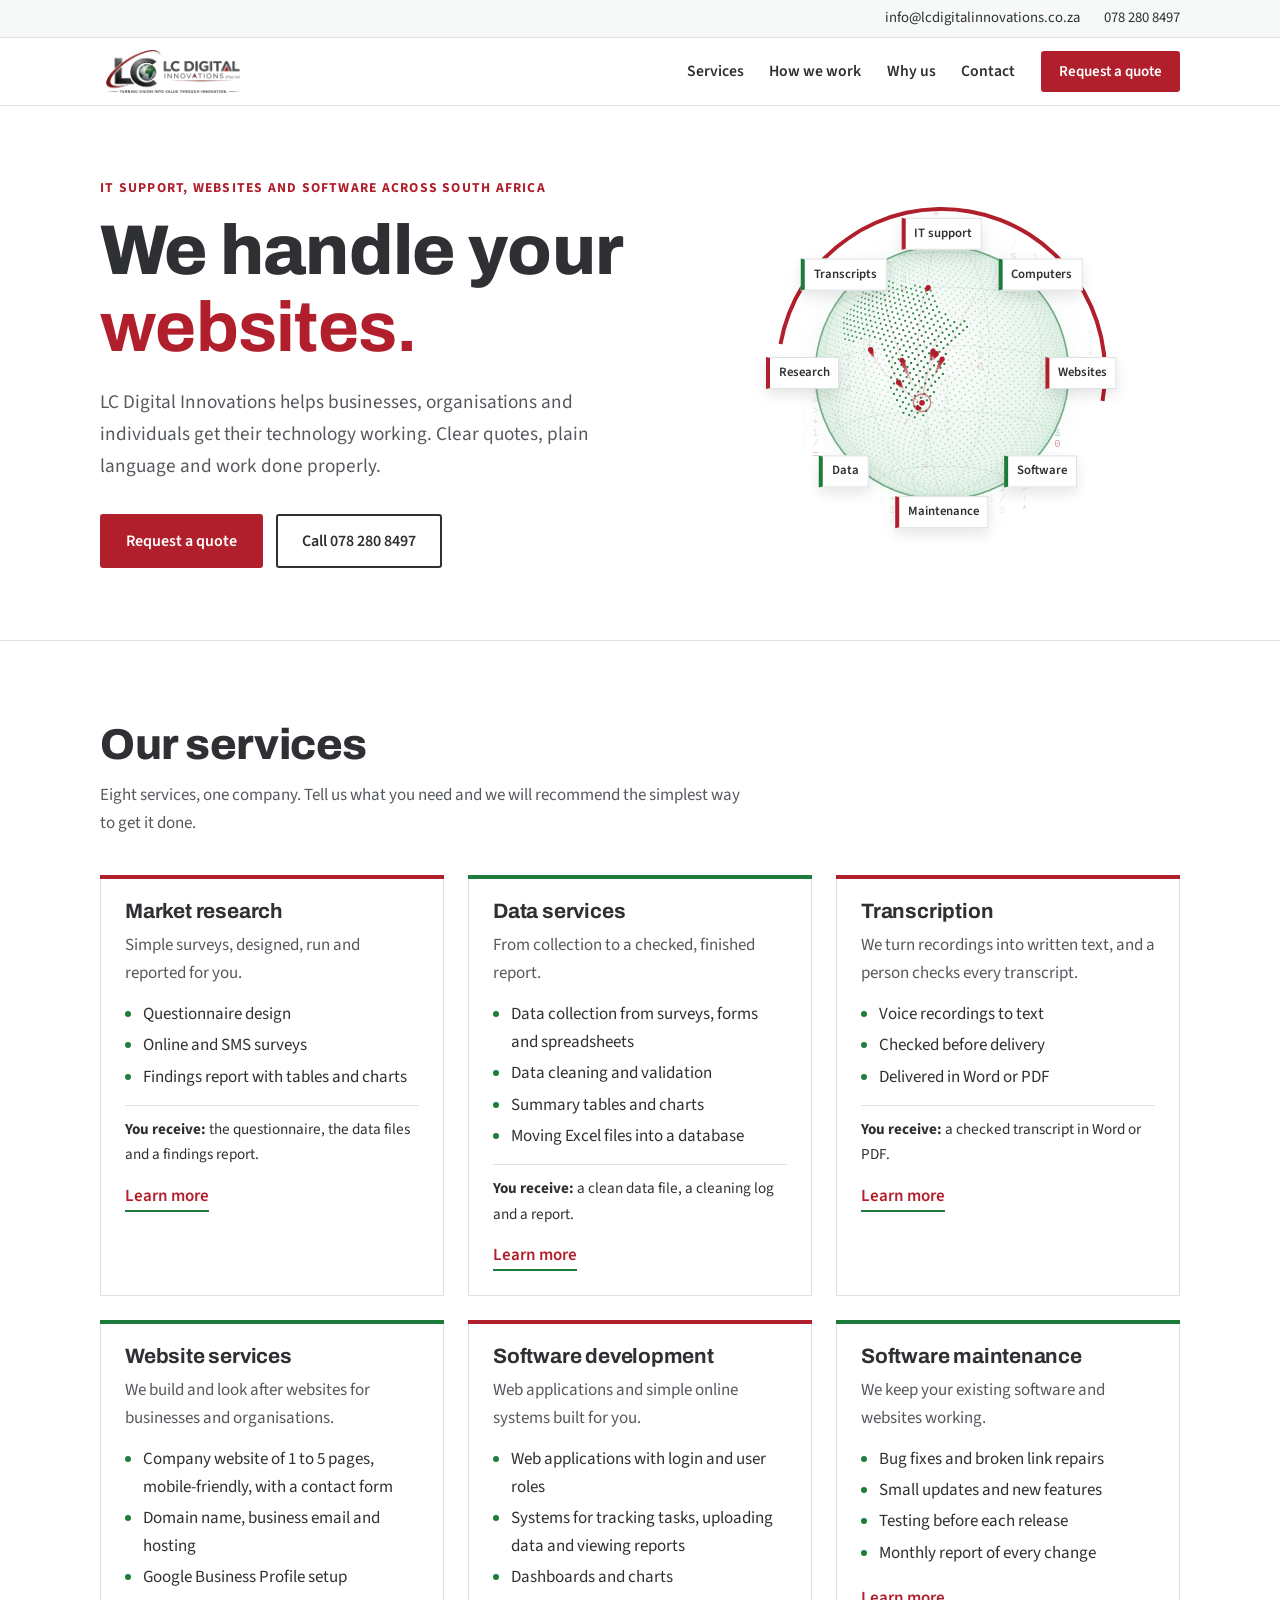
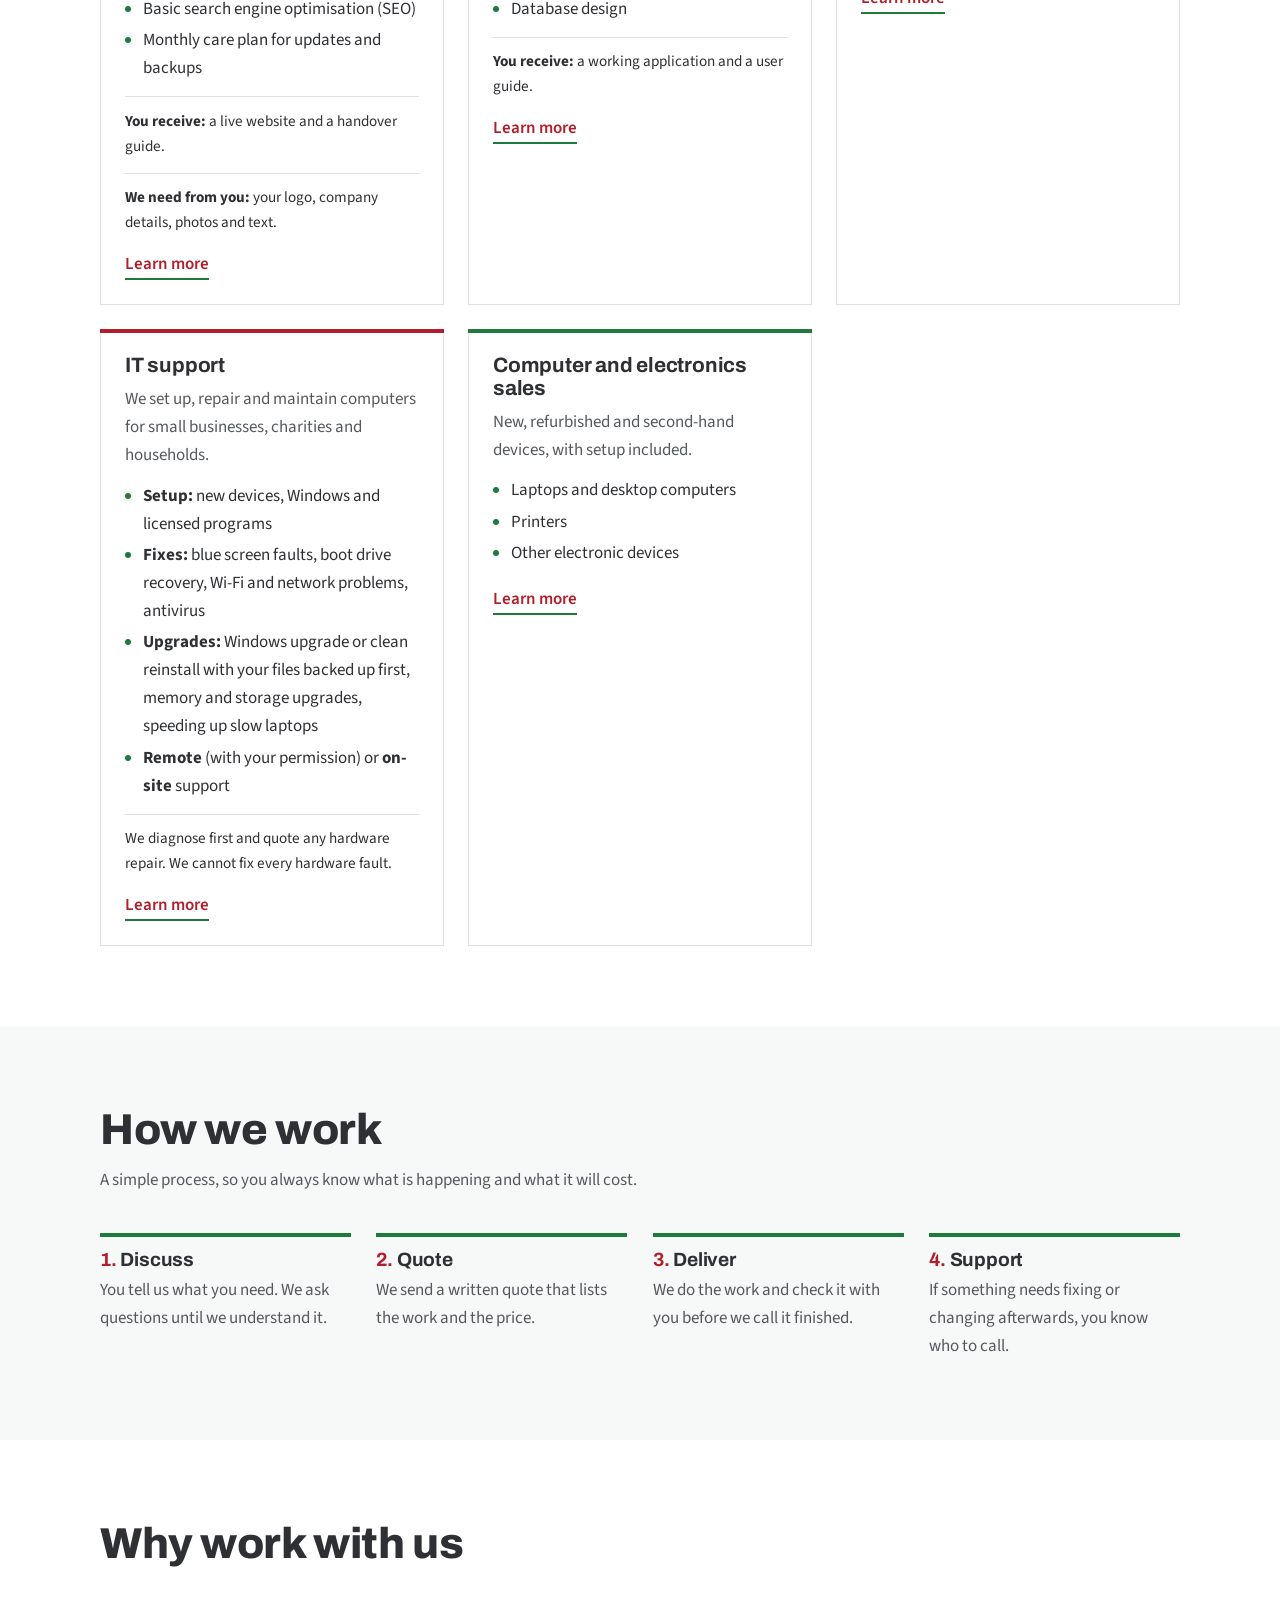
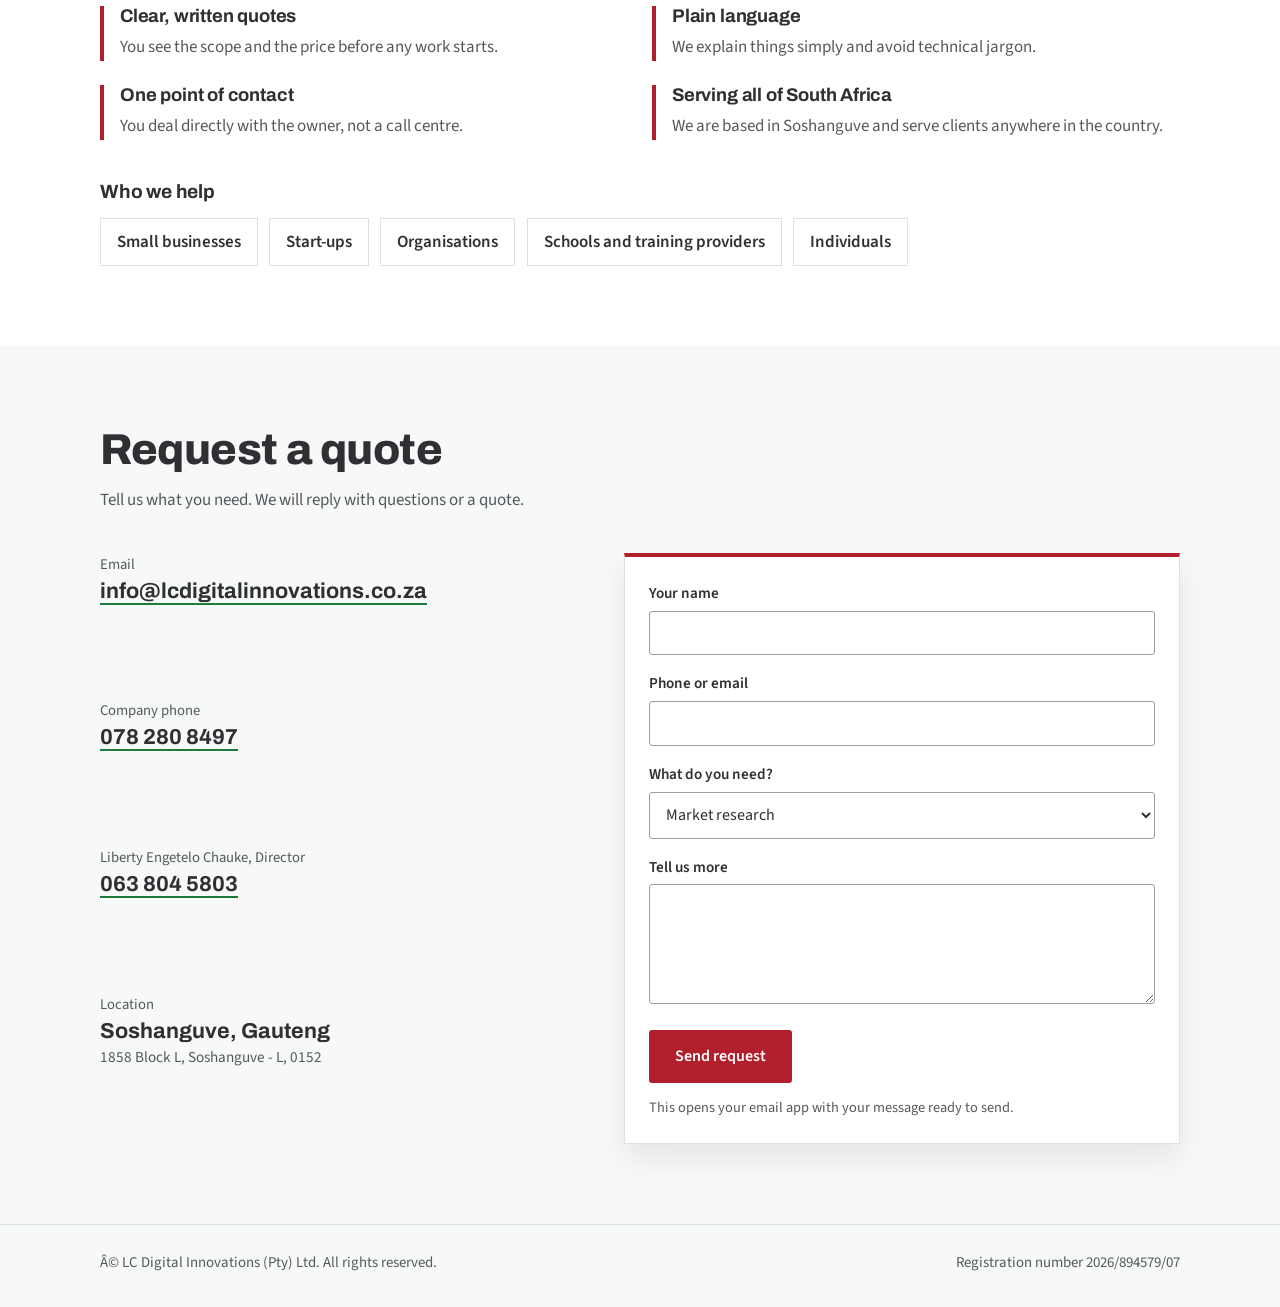
<file: index.html>
<!DOCTYPE html>
<html lang="en-ZA">
<head>
<meta charset="utf-8">
<meta name="viewport" content="width=device-width, initial-scale=1, viewport-fit=cover">
<title>LC Digital Innovations | IT Support, Websites and Software across South Africa</title>
<meta name="description" content="LC Digital Innovations offers IT support, website design, software development, data services, market research, transcription and computer sales. Based in Soshanguve, serving all of South Africa. Request a quote.">
<link rel="canonical" href="https://lcdigitalinnovations.co.za/">
<meta name="theme-color" content="#ffffff">
<meta property="og:type" content="website"><meta property="og:site_name" content="LC Digital Innovations"><meta property="og:locale" content="en_ZA">
<meta property="og:title" content="LC Digital Innovations | IT Support, Websites and Software across South Africa"><meta property="og:description" content="IT support, websites, software, data services, market research, transcription and computer sales. Request a quote."><meta property="og:url" content="https://lcdigitalinnovations.co.za/"><meta property="og:image" content="https://lcdigitalinnovations.co.za/og.png">
<meta name="twitter:card" content="summary_large_image">
<link rel="icon" href="/favicon.ico" sizes="48x48"><link rel="icon" type="image/png" href="/favicon.png" sizes="192x192"><link rel="apple-touch-icon" href="/apple-touch-icon.png">
<script type="application/ld+json">{"@context":"https://schema.org","@type":"ProfessionalService","name":"LC Digital Innovations (Pty) Ltd","alternateName":"LC Digital Innovations","url":"https://lcdigitalinnovations.co.za/","logo":"https://lcdigitalinnovations.co.za/logo.png","image":"https://lcdigitalinnovations.co.za/og.png","email":"info@lcdigitalinnovations.co.za","sameAs":["https://www.facebook.com/profile.php?id=61596561103039"],"founder":{"@type":"Person","name":"Liberty Engetelo Chauke"},"telephone":"+27782808497","description":"IT support, website design, software development, data services, market research, transcription and computer and electronics sales across South Africa, from Soshanguve, Gauteng.","address":{"@type":"PostalAddress","streetAddress":"1858 Block L, Soshanguve - L","addressLocality":"Soshanguve","addressRegion":"Gauteng","postalCode":"0152","addressCountry":"ZA"},"areaServed":{"@type":"Country","name":"South Africa"},"hasOfferCatalog":{"@type":"OfferCatalog","name":"Services","itemListElement":[{"@type":"Offer","itemOffered":{"@type":"Service","name":"Market research"}},{"@type":"Offer","itemOffered":{"@type":"Service","name":"Data services"}},{"@type":"Offer","itemOffered":{"@type":"Service","name":"Transcription"}},{"@type":"Offer","itemOffered":{"@type":"Service","name":"Website services"}},{"@type":"Offer","itemOffered":{"@type":"Service","name":"Software development"}},{"@type":"Offer","itemOffered":{"@type":"Service","name":"Software maintenance"}},{"@type":"Offer","itemOffered":{"@type":"Service","name":"IT support"}},{"@type":"Offer","itemOffered":{"@type":"Service","name":"Computer and electronics sales"}}]}}</script>
<link rel="preconnect" href="https://fonts.googleapis.com">
<link href="https://fonts.googleapis.com/css2?family=Archivo:wght@500;700;800&family=Source+Sans+3:wght@400;600&display=swap" rel="stylesheet">
<script>document.documentElement.classList.add("js")</script>
<style>
:root{--paper:#fff;--mist:#f7f8f8;--ink:#2e3033;--muted:#55595d;--line:#dde1e2;--red:#b01f2b;--green:#1e7b3c;--tint:#edf6f0;
--head:"Archivo","Arial Narrow",Arial,sans-serif;--body:"Source Sans 3",system-ui,-apple-system,"Segoe UI",Arial,sans-serif;
box-sizing:border-box;padding-top:env(safe-area-inset-top,0px);padding-bottom:env(safe-area-inset-bottom,0px);color-scheme:light}
html{scroll-padding-top:calc(env(safe-area-inset-top,0px) + 80px);scroll-behavior:smooth}
*,*::before,*::after{box-sizing:inherit}
body{margin:0;background:var(--paper);color:var(--ink);font:400 1.0625rem/1.65 var(--body);overflow-x:hidden}
body::before{content:"";position:fixed;inset:0 0 auto;height:env(safe-area-inset-top,0px);background:var(--paper);z-index:20}
.wrap{max-width:70rem;margin:0 auto;padding:0 1.25rem}
a{color:inherit}
:focus-visible{outline:3px solid var(--green);outline-offset:3px}
h1,h2,h3{font-family:var(--head);margin:0;line-height:1.1;letter-spacing:-.01em}
.top{background:var(--mist);font-size:.92rem;border-bottom:1px solid var(--line)}
.top .wrap{display:flex;justify-content:flex-end;gap:1.5rem;padding-top:.4rem;padding-bottom:.4rem}
.top a{text-decoration:none}.top a:hover{color:var(--red)}
@media (max-width:40rem){.top .wrap{justify-content:center}.top .em{display:none}}
header{position:sticky;top:env(safe-area-inset-top,0px);z-index:10;background:var(--paper);border-bottom:1px solid var(--line)}
.bar{display:flex;align-items:center;justify-content:space-between;gap:1rem;padding-top:.6rem;padding-bottom:.6rem}
.logo{display:block;line-height:0;background:#fff;border-radius:4px;padding:.15rem .4rem}
.logo img{height:2.7rem;width:auto;max-width:100%}
nav{display:flex;align-items:center;gap:1.6rem;font-weight:600;font-size:.98rem}
nav a:not(.btn){text-decoration:none;position:relative;padding:.3rem 0}
nav a:not(.btn)::after{content:"";position:absolute;left:0;bottom:0;height:2px;width:100%;background:var(--red);transform:scaleX(0);transform-origin:left;transition:transform .25s}
nav a:not(.btn):hover::after{transform:scaleX(1)}
@media (max-width:50rem){nav a:not(.btn){display:none}}
.btn{display:inline-block;font:600 1rem var(--body);text-decoration:none;background:var(--red);color:#fff;padding:.85rem 1.5rem;border:2px solid var(--red);border-radius:3px;cursor:pointer;transition:transform .2s,box-shadow .2s}
.btn:hover{transform:translateY(-2px);box-shadow:0 8px 18px rgba(176,31,43,.28)}
.btn.sm{padding:.5rem 1rem;font-size:.94rem}
.btn.line{background:transparent;color:var(--ink);border-color:var(--ink)}
.btn.line:hover{box-shadow:0 8px 18px rgba(0,0,0,.12)}
.hero{background:#fff;border-bottom:1px solid var(--line);overflow:hidden}
.hero .wrap{display:grid;gap:2rem;padding-top:clamp(2.5rem,7vw,4.5rem);padding-bottom:clamp(2.5rem,7vw,4.5rem);align-items:center}
@media (min-width:56rem){.hero .wrap{grid-template-columns:1.2fr 1fr}}
.big{font:800 clamp(2.5rem,7vw,4.4rem)/1.1 var(--head);letter-spacing:-.01em;margin:0}.kick{font:700 .85rem/1.4 var(--body);letter-spacing:.09em;text-transform:uppercase;color:var(--red);margin:0 0 .9rem}
.rot{display:inline-block;height:1.1em;overflow:hidden;vertical-align:bottom;color:var(--red)}
.rot i{display:block;font-style:normal;animation:rot 12s cubic-bezier(.7,0,.2,1) infinite}
.rot b{display:block;height:1.1em;line-height:1.1}
@keyframes rot{0%,16%{transform:translateY(0)}20%,36%{transform:translateY(-1.1em)}40%,56%{transform:translateY(-2.2em)}60%,76%{transform:translateY(-3.3em)}80%,96%{transform:translateY(-4.4em)}100%{transform:translateY(-5.5em)}}
.lead{font-size:1.2rem;color:var(--muted);max-width:33rem;margin:1.3rem 0 2rem}
.cta{display:flex;flex-wrap:wrap;gap:.8rem}
.orb{position:relative;width:min(100%,22rem);aspect-ratio:1;margin:0 auto}
.orb canvas{position:absolute;inset:0;width:100%;height:100%;touch-action:pan-y;cursor:grab}.orb svg{position:absolute;inset:14%;width:72%;height:72%;filter:drop-shadow(0 14px 22px rgba(30,123,60,.3))}
.mer{transform-origin:100px 100px;animation:mer 7s ease-in-out infinite}
.mer:nth-of-type(2){animation-delay:-2.3s}.mer:nth-of-type(3){animation-delay:-4.6s}
@keyframes mer{0%,100%{transform:scaleX(.08)}50%{transform:scaleX(1)}}
.ring{position:absolute;inset:3%;border-radius:50%;border:4px solid var(--red);border-left-color:transparent;border-bottom-color:transparent;transform:rotate(-35deg);animation:draw 1.6s ease-out both,spin 22s linear 1.6s infinite}
@keyframes draw{from{clip-path:inset(0 100% 100% 0)}to{clip-path:inset(0 0 0 0)}}
@keyframes spin{to{transform:rotate(325deg)}}
.chips{position:absolute;inset:0;animation:spin0 26s linear infinite}
@keyframes spin0{to{transform:rotate(360deg)}}
.chip{position:absolute;top:50%;left:50%;transform:rotate(var(--a)) translateX(min(8.7rem,34vw)) rotate(calc(var(--a)*-1))}
.chip span{display:block;white-space:nowrap;transform:translate(-50%,-50%);animation:spin0r 26s linear infinite;background:var(--paper);border:1px solid var(--line);border-left:4px solid var(--c);padding:.28rem .55rem;font-weight:600;font-size:.8rem;box-shadow:0 6px 14px rgba(0,0,0,.1)}
@keyframes spin0r{to{transform:translate(-50%,-50%) rotate(-360deg)}}
section{padding:clamp(3rem,7vw,5rem) 0}
.alt{background:var(--mist)}
.intro{max-width:40rem;margin-bottom:2.4rem}
h2.t{font-size:clamp(1.9rem,4.6vw,2.7rem);font-weight:800}
.intro p{color:var(--muted);margin:.8rem 0 0}
.grid{display:grid;gap:1.5rem;grid-template-columns:1fr}
@media (min-width:44rem){.grid{grid-template-columns:repeat(2,1fr)}}
@media (min-width:64rem){.grid.three{grid-template-columns:repeat(3,1fr)}}
.svc{background:var(--paper);border:1px solid var(--line);padding:1.5rem;position:relative;transition:transform .3s,box-shadow .3s}
.svc::before{content:"";position:absolute;left:-1px;right:-1px;top:-1px;height:4px;background:var(--red);transition:height .3s}
.svc:nth-child(even)::before{background:var(--green)}
.svc:hover{transform:translateY(-6px);box-shadow:0 16px 30px rgba(0,0,0,.12)}
.svc:hover::before{height:8px}
.svc h3{font-size:1.3rem;font-weight:700;margin-bottom:.5rem}
.svc p{margin:0 0 .8rem;color:var(--muted)}
.svc .get{margin:.9rem 0 0;padding-top:.7rem;border-top:1px solid var(--line);font-size:.95rem;color:var(--ink)}.svc ul{margin:0;padding-left:1.15rem}.svc li{margin:.2rem 0}.svc li::marker{color:var(--green)}
.steps{list-style:none;margin:0;padding:0;display:grid;gap:1.6rem;counter-reset:s}
@media (min-width:52rem){.steps{grid-template-columns:repeat(4,1fr)}}
.steps li{counter-increment:s;padding-top:1rem;position:relative}
.steps li::before{content:"";position:absolute;left:0;top:0;height:4px;width:100%;background:var(--green);transform:scaleX(0);transform-origin:left;transition:transform .9s ease .2s}
.steps li.in::before{transform:scaleX(1)}
.steps h3{font-size:1.2rem;font-weight:700;margin-bottom:.4rem}
.steps h3::before{content:counter(s) ". ";color:var(--red)}
.steps p{margin:0;color:var(--muted)}
.why h3{font-size:1.15rem;font-weight:700;margin-bottom:.4rem}
.why p{margin:0;color:var(--muted)}
.why div{border-left:4px solid var(--red);padding-left:1rem}
.who{display:flex;flex-wrap:wrap;gap:.7rem;margin:0;padding:0;list-style:none}
.who li{border:1px solid var(--line);background:var(--paper);padding:.55rem 1rem;font-weight:600;transition:background .2s,border-color .2s}
.who li:hover{background:var(--tint);border-color:var(--green)}
.cgrid{display:grid;gap:2.5rem}
@media (min-width:56rem){.cgrid{grid-template-columns:1fr 1.15fr}}
dl{margin:0;display:grid;gap:1.3rem}
dt{font-size:.92rem;color:var(--muted)}
dd{margin:.1rem 0 0;font:700 1.35rem var(--head);overflow-wrap:anywhere}
dd a{text-decoration:none;border-bottom:2px solid var(--green)}
dd a:hover{color:var(--green)}
dd small{display:block;font:400 .95rem var(--body);color:var(--muted);margin-top:.2rem}
form{background:#fff;color:#2e3033;padding:1.5rem;border:1px solid var(--line);border-top:4px solid var(--red);box-shadow:0 14px 30px rgba(0,0,0,.08)}
label{display:block;font-weight:600;font-size:.95rem;margin:0 0 .3rem}
input,select,textarea{width:100%;font:400 1rem var(--body);color:#2e3033;background:#fff;border:1px solid #9aa0a4;border-radius:3px;padding:.65rem .75rem;margin-bottom:1rem;transition:border-color .2s,box-shadow .2s}
input:focus,select:focus,textarea:focus{border-color:var(--green);box-shadow:0 0 0 3px rgba(30,123,60,.2);outline:none}
textarea{min-height:7.5rem;resize:vertical}
form small{display:block;margin-top:.8rem;color:#55595d;font-size:.9rem}
footer{background:var(--mist);color:var(--muted);border-top:1px solid var(--line);padding:1.6rem 0 2rem;font-size:.93rem}
footer .wrap{display:flex;flex-wrap:wrap;justify-content:space-between;gap:.6rem 2rem}
footer p{margin:0}
.js .rv{opacity:0;transform:translateY(22px);transition:opacity .6s ease var(--d,0s),transform .6s ease var(--d,0s)}
.js .rv.in{opacity:1;transform:none}
@media (prefers-reduced-motion:reduce){*,*::before,*::after{animation:none!important;transition:none!important}.js .rv{opacity:1;transform:none}.rot{height:auto}.rot b:not(:first-child){display:none}.steps li::before{transform:none}.ring{clip-path:none}.mer{transform:scaleX(.5)}.chips,.chip span{transform:none}}
.svc .more{display:inline-block;margin-top:.9rem;font-weight:600;color:var(--red);text-decoration:none;border-bottom:2px solid var(--green)}.svc .more:hover{color:var(--green)}</style>
<script type="application/ld+json">{"@context":"https://schema.org","@type":"WebSite","name":"LC Digital Innovations","alternateName":["LC Digital Innovations (Pty) Ltd"],"url":"https://lcdigitalinnovations.co.za/"}</script>
</head>
<body>
<div class="top"><div class="wrap"><a class="em" href="mailto:info@lcdigitalinnovations.co.za">info@lcdigitalinnovations.co.za</a><a href="tel:+27782808497">078 280 8497</a></div></div>
<header><div class="wrap bar">
<a class="logo" href="#top" aria-label="LC Digital Innovations, home"><img src="[data-uri]" alt="LC Digital Innovations (Pty) Ltd"></a>
<nav aria-label="Main"><a href="#services">Services</a><a href="#process">How we work</a><a href="#why">Why us</a><a href="#contact">Contact</a><a class="btn sm" href="#contact">Request a quote</a></nav>
</div></header>
<main id="top">
<div class="hero"><div class="wrap">
<div>
<h1 class="kick">IT support, websites and software across South Africa</h1>
<p class="big">We handle your <span class="rot"><i><b>websites.</b><b>software.</b><b>data.</b><b>IT support.</b><b>computers.</b><b>websites.</b></i></span></p>
<p class="lead">LC Digital Innovations helps businesses, organisations and individuals get their technology working. Clear quotes, plain language and work done properly.</p>
<div class="cta"><a class="btn" href="#contact">Request a quote</a><a class="btn line" href="tel:+27782808497">Call 078 280 8497</a></div>
</div>
<div class="orb" aria-hidden="true">
<canvas id="gl"></canvas>
<div class="ring"></div>
<div class="chips"><div class="chip" style="--a:0deg;--c:var(--red)"><span>Websites</span></div><div class="chip" style="--a:45deg;--c:var(--green)"><span>Software</span></div><div class="chip" style="--a:90deg;--c:var(--red)"><span>Maintenance</span></div><div class="chip" style="--a:135deg;--c:var(--green)"><span>Data</span></div><div class="chip" style="--a:180deg;--c:var(--red)"><span>Research</span></div><div class="chip" style="--a:225deg;--c:var(--green)"><span>Transcripts</span></div><div class="chip" style="--a:270deg;--c:var(--red)"><span>IT support</span></div><div class="chip" style="--a:315deg;--c:var(--green)"><span>Computers</span></div></div>
</div>
</div></div>

<section id="services"><div class="wrap">
<div class="intro"><h2 class="t">Our services</h2><p>Eight services, one company. Tell us what you need and we will recommend the simplest way to get it done.</p></div>
<div class="grid three"><article class="svc"><h3>Market research</h3><p>Simple surveys, designed, run and reported for you.</p><ul><li>Questionnaire design</li><li>Online and SMS surveys</li><li>Findings report with tables and charts</li></ul><p class="get"><strong>You receive:</strong> the questionnaire, the data files and a findings report.</p><a class="more" href="/market-research">Learn more</a></article><article class="svc"><h3>Data services</h3><p>From collection to a checked, finished report.</p><ul><li>Data collection from surveys, forms and spreadsheets</li><li>Data cleaning and validation</li><li>Summary tables and charts</li><li>Moving Excel files into a database</li></ul><p class="get"><strong>You receive:</strong> a clean data file, a cleaning log and a report.</p><a class="more" href="/data-services">Learn more</a></article><article class="svc"><h3>Transcription</h3><p>We turn recordings into written text, and a person checks every transcript.</p><ul><li>Voice recordings to text</li><li>Checked before delivery</li><li>Delivered in Word or PDF</li></ul><p class="get"><strong>You receive:</strong> a checked transcript in Word or PDF.</p><a class="more" href="/transcription">Learn more</a></article><article class="svc"><h3>Website services</h3><p>We build and look after websites for businesses and organisations.</p><ul><li>Company website of 1 to 5 pages, mobile-friendly, with a contact form</li><li>Domain name, business email and hosting</li><li>Google Business Profile setup</li><li>Basic search engine optimisation (SEO)</li><li>Monthly care plan for updates and backups</li></ul><p class="get"><strong>You receive:</strong> a live website and a handover guide.</p><p class="get"><strong>We need from you:</strong> your logo, company details, photos and text.</p><a class="more" href="/website-services">Learn more</a></article><article class="svc"><h3>Software development</h3><p>Web applications and simple online systems built for you.</p><ul><li>Web applications with login and user roles</li><li>Systems for tracking tasks, uploading data and viewing reports</li><li>Dashboards and charts</li><li>Database design</li></ul><p class="get"><strong>You receive:</strong> a working application and a user guide.</p><a class="more" href="/software-development">Learn more</a></article><article class="svc"><h3>Software maintenance</h3><p>We keep your existing software and websites working.</p><ul><li>Bug fixes and broken link repairs</li><li>Small updates and new features</li><li>Testing before each release</li><li>Monthly report of every change</li></ul><a class="more" href="/software-maintenance">Learn more</a></article><article class="svc"><h3>IT support</h3><p>We set up, repair and maintain computers for small businesses, charities and households.</p><ul><li><b>Setup:</b> new devices, Windows and licensed programs</li><li><b>Fixes:</b> blue screen faults, boot drive recovery, Wi-Fi and network problems, antivirus</li><li><b>Upgrades:</b> Windows upgrade or clean reinstall with your files backed up first, memory and storage upgrades, speeding up slow laptops</li><li><b>Remote</b> (with your permission) or <b>on-site</b> support</li></ul><p class="get">We diagnose first and quote any hardware repair. We cannot fix every hardware fault.</p><a class="more" href="/it-support">Learn more</a></article><article class="svc"><h3>Computer and electronics sales</h3><p>New, refurbished and second-hand devices, with setup included.</p><ul><li>Laptops and desktop computers</li><li>Printers</li><li>Other electronic devices</li></ul><a class="more" href="/computer-sales">Learn more</a></article></div></div></section>

<section id="process" class="alt"><div class="wrap">
<div class="intro"><h2 class="t">How we work</h2><p>A simple process, so you always know what is happening and what it will cost.</p></div>
<ol class="steps">
<li><h3>Discuss</h3><p>You tell us what you need. We ask questions until we understand it.</p></li>
<li><h3>Quote</h3><p>We send a written quote that lists the work and the price.</p></li>
<li><h3>Deliver</h3><p>We do the work and check it with you before we call it finished.</p></li>
<li><h3>Support</h3><p>If something needs fixing or changing afterwards, you know who to call.</p></li>
</ol></div></section>

<section id="why"><div class="wrap">
<div class="intro"><h2 class="t">Why work with us</h2></div>
<div class="grid why">
<div><h3>Clear, written quotes</h3><p>You see the scope and the price before any work starts.</p></div>
<div><h3>Plain language</h3><p>We explain things simply and avoid technical jargon.</p></div>
<div><h3>One point of contact</h3><p>You deal directly with the owner, not a call centre.</p></div>
<div><h3>Serving all of South Africa</h3><p>We are based in Soshanguve and serve clients anywhere in the country.</p></div>
</div>
<h3 style="margin:2.6rem 0 1rem;font-size:1.2rem">Who we help</h3>
<ul class="who"><li>Small businesses</li><li>Start-ups</li><li>Organisations</li><li>Schools and training providers</li><li>Individuals</li></ul>
</div></section>

<section id="contact" class="alt"><div class="wrap">
<div class="intro"><h2 class="t">Request a quote</h2><p>Tell us what you need. We will reply with questions or a quote.</p></div>
<div class="cgrid">
<dl>
<div><dt>Email</dt><dd><a href="mailto:info@lcdigitalinnovations.co.za">info@lcdigitalinnovations.co.za</a></dd></div>
<div><dt>Company phone</dt><dd><a href="tel:+27782808497">078 280 8497</a></dd></div>
<div><dt>Liberty Engetelo Chauke, Director</dt><dd><a href="tel:+27638045803">063 804 5803</a></dd></div>
<div><dt>Location</dt><dd>Soshanguve, Gauteng<small>1858 Block L, Soshanguve - L, 0152</small></dd></div>
</dl>
<form id="qf" aria-label="Quote request">
<label for="n">Your name</label><input id="n" name="n" autocomplete="name" required>
<label for="c">Phone or email</label><input id="c" name="c" autocomplete="off" required>
<label for="s">What do you need?</label>
<select id="s" name="s"><option>Market research</option><option>Data services</option><option>Transcription</option><option>Website services</option><option>Software development</option><option>Software maintenance</option><option>IT support</option><option>Computer or electronics purchase</option><option>Something else</option></select>
<label for="m">Tell us more</label><textarea id="m" name="m" required></textarea>
<button class="btn" type="submit">Send request</button>
<small>This opens your email app with your message ready to send.</small>
</form>
</div></div></section>
</main>
<footer><div class="wrap"><p>Â© LC Digital Innovations (Pty) Ltd. All rights reserved.</p><p>Registration number 2026/894579/07</p></div></footer>
<script>
document.getElementById("qf").addEventListener("submit",function(e){e.preventDefault();var f=e.target,
b="Name: "+f.n.value+"\nContact: "+f.c.value+"\nService: "+f.s.value+"\n\n"+f.m.value;
location.href="mailto:info@lcdigitalinnovations.co.za?subject="+encodeURIComponent("Quote request: "+f.s.value)+"&body="+encodeURIComponent(b)});
var els=document.querySelectorAll(".svc,.steps li,.why div,.who li");els.forEach(function(e,i){e.classList.add("rv");e.style.setProperty("--d",(i%6)*.08+"s")});
if("IntersectionObserver" in window){var io=new IntersectionObserver(function(es){es.forEach(function(x){if(x.isIntersecting){x.target.classList.add("in");io.unobserve(x.target)}})},{threshold:.15});els.forEach(function(e){io.observe(e)})}else{els.forEach(function(e){e.classList.add("in")})}
</script>
<script>(function(){
var cv=document.getElementById("gl");if(!cv||!cv.getContext)return;
var cx=cv.getContext("2d"),W=0,H=0,R=0,dpr=1,vis=true,raf=0,L0=20*Math.PI/180,drag=null,
rm=window.matchMedia&&matchMedia("(prefers-reduced-motion:reduce)").matches,D=Math.PI/180,TILT=-.22;
var AF=[[-5.9,35.8],[10,37],[11,33],[20,32],[32,31],[34,28],[36,22],[38,18],[43,12],[51,12],[48,4],[41,-2],[39,-6],[40,-11],[40.5,-15],[35,-20],[35,-24],[32.5,-26],[31,-29],[27,-33.5],[20,-34.8],[18,-32],[14.5,-27],[12,-18],[13.5,-12],[12,-5],[9,-1],[9.5,4],[5,5.5],[-2,5],[-8,4.5],[-13,8],[-17,14],[-17,21],[-13,27],[-9.5,30],[-9.5,32.5],[-6,35.8]];
function inAf(lo,la){var c=false;for(var i=0,j=AF.length-1;i<AF.length;j=i++){var a=AF[i],b=AF[j];if((a[1]>la)!=(b[1]>la)&&lo<(b[0]-a[0])*(la-a[1])/(b[1]-a[1])+a[0])c=!c}return c}
var N=6000,P=[];for(var i=0;i<N;i++){var y=1-2*(i+.5)/N,r=Math.sqrt(1-y*y),th=i*2.399963,lat=Math.asin(y),lon=Math.atan2(Math.sin(th)*r,Math.cos(th)*r);P.push([lat,lon,inAf(lon/D,lat/D),Math.cos(lat)*Math.sin(lon),Math.sin(lat),Math.cos(lat)*Math.cos(lon)])}
function vec(la,lo){return[Math.cos(la)*Math.sin(lo),Math.sin(la),Math.cos(la)*Math.cos(lo)]}
var G=vec(-26*D,28*D),CITIES=[[6.5,3.4],[-1.3,36.8],[30,31],[-33.9,18.4],[51.5,-.1],[25,55],[-4.3,15.3],[9,38.7]];
var ARCS=CITIES.map(function(c,i){var b=vec(c[0]*D,c[1]*D),dot=Math.max(-1,Math.min(1,G[0]*b[0]+G[1]*b[1]+G[2]*b[2]));return{b:b,w:Math.acos(dot),ph:i/CITIES.length}});
function view(v,off){var x=v[0]*Math.cos(off)+v[2]*Math.sin(off),z=v[2]*Math.cos(off)-v[0]*Math.sin(off),y=v[1];return[x,y*Math.cos(TILT)-z*Math.sin(TILT),y*Math.sin(TILT)+z*Math.cos(TILT)]}
function arcPt(a,s){var w=a.w,k=Math.sin(w),u=Math.sin((1-s)*w)/k,q=Math.sin(s*w)/k,l=1+.24*Math.sin(Math.PI*s);return[(G[0]*u+a.b[0]*q)*l,(G[1]*u+a.b[1]*q)*l,(G[2]*u+a.b[2]*q)*l]}
var CH="01<>{}/=+*#$";
function size(){var w=cv.clientWidth||320;dpr=Math.min(window.devicePixelRatio||1,2);W=H=Math.round(w*dpr);cv.width=W;cv.height=H;R=W*.36}
function draw(t){
var off=-L0,c=W/2,i,j,v,s,on;cx.clearRect(0,0,W,H);
var cell=11*dpr,cols=Math.floor(W/cell),rows=Math.floor(H/cell),trail=10;
cx.font=(cell*.95)+"px monospace";cx.textAlign="center";cx.textBaseline="middle";
for(i=0;i<cols;i++){var sp=3+((i*37)%7),hy=(t*sp+i*13)%(rows+trail),x=i*cell+cell/2;
for(j=0;j<trail;j++){var row=Math.floor(hy)-j;if(row<0||row>=rows)continue;var y2=row*cell+cell/2,d=Math.hypot(x-c,y2-c)/R;if(d>1.3)continue;
var f=(1-j/trail)*Math.max(0,1-Math.pow(d/1.3,2))*.75;if(f<.03)continue;
cx.fillStyle=j===0?"rgba(176,31,43,"+Math.min(1,f+.2)+")":"rgba(30,123,60,"+f+")";
cx.fillText(CH.charAt((i*31+row*17+(j===0?Math.floor(t*6):0))%CH.length),x,y2)}}
var g=cx.createRadialGradient(c-.3*R,c-.3*R,R*.1,c,c,R);g.addColorStop(0,"rgba(255,255,255,.78)");g.addColorStop(1,"rgba(222,241,229,.8)");
cx.fillStyle=g;cx.beginPath();cx.arc(c,c,R,0,6.2832);cx.fill();
cx.lineWidth=dpr*.7;cx.strokeStyle="rgba(30,123,60,.13)";var la,lo;
for(la=-60;la<=60;la+=30){cx.beginPath();on=false;for(lo=0;lo<=360;lo+=6){v=view(vec(la*D,lo*D),off);if(v[2]>0){on?cx.lineTo(c+v[0]*R,c-v[1]*R):cx.moveTo(c+v[0]*R,c-v[1]*R);on=true}else on=false}cx.stroke()}
for(lo=0;lo<360;lo+=30){cx.beginPath();on=false;for(la=-90;la<=90;la+=6){v=view(vec(la*D,lo*D),off);if(v[2]>0){on?cx.lineTo(c+v[0]*R,c-v[1]*R):cx.moveTo(c+v[0]*R,c-v[1]*R);on=true}else on=false}cx.stroke()}
for(i=0;i<N;i++){var p=P[i];v=view([p[3],p[4],p[5]],off);
if(v[2]<0){cx.fillStyle="rgba(30,123,60,.07)";cx.fillRect(c+v[0]*R,c-v[1]*R,dpr,dpr);continue}
var z=v[2],sz=(p[2]?1.15:.7)*(.6+.9*z)*dpr;
cx.fillStyle=p[2]?"rgba(30,123,60,"+(.5+.5*z)+")":"rgba(100,135,115,"+(.16+.3*z)+")";
cx.beginPath();cx.arc(c+v[0]*R,c-v[1]*R,sz*.5+.3,0,6.2832);cx.fill()}
for(i=0;i<ARCS.length;i++){var a=ARCS[i],tt=(t*.22+a.ph)%1,pts=[];
cx.lineWidth=dpr;cx.strokeStyle="rgba(176,31,43,.16)";cx.beginPath();on=false;
for(s=0;s<=1.001;s+=.04){v=view(arcPt(a,s),off);if(v[2]>0){var X=c+v[0]*R,Y=c-v[1]*R;on?cx.lineTo(X,Y):cx.moveTo(X,Y);on=true}else on=false}cx.stroke();
for(s=0;s<8;s++){var u=tt-s*.015;if(u<0)continue;v=view(arcPt(a,u),off);if(v[2]<=0)continue;
cx.fillStyle="rgba(176,31,43,"+(1-s/8)+")";cx.beginPath();cx.arc(c+v[0]*R,c-v[1]*R,(2.6-s*.25)*dpr,0,6.2832);cx.fill()}}
v=view(G,off);if(v[2]>0){var gx=c+v[0]*R,gy=c-v[1]*R,pu=(t*.7)%1;
cx.strokeStyle="rgba(176,31,43,"+(1-pu)*.8+")";cx.lineWidth=1.6*dpr;cx.beginPath();cx.arc(gx,gy,(3+pu*16)*dpr,0,6.2832);cx.stroke();
cx.fillStyle="#b01f2b";cx.beginPath();cx.arc(gx,gy,3.6*dpr,0,6.2832);cx.fill();cx.strokeStyle="#fff";cx.lineWidth=1.5*dpr;cx.stroke()}
cx.save();cx.shadowColor="rgba(30,123,60,.55)";cx.shadowBlur=20*dpr;cx.strokeStyle="rgba(30,123,60,.55)";cx.lineWidth=1.6*dpr;cx.beginPath();cx.arc(c,c,R,0,6.2832);cx.stroke();cx.restore()}
var last=0;
function frame(ts){if(!vis||document.hidden){raf=0;return}var t=ts/1000;if(!drag)L0+=(t-last)*.14;last=t;draw(t);raf=requestAnimationFrame(frame)}
function start(){if(rm){draw(2);return}if(!raf){last=performance.now()/1000;raf=requestAnimationFrame(frame)}}
size();draw(2);
if(window.ResizeObserver)new ResizeObserver(function(){size();if(rm||!raf)draw(2)}).observe(cv);
if(window.IntersectionObserver)new IntersectionObserver(function(e){vis=e[0].isIntersecting;if(vis)start()}).observe(cv);else start();
document.addEventListener("visibilitychange",function(){if(!document.hidden&&vis)start()});
cv.addEventListener("pointerdown",function(e){drag=e.clientX;cv.setPointerCapture(e.pointerId);cv.style.cursor="grabbing"});
cv.addEventListener("pointermove",function(e){if(drag===null)return;L0-=(e.clientX-drag)*.008;drag=e.clientX;if(rm)draw(2)});
function up(){drag=null;cv.style.cursor="grab"}cv.addEventListener("pointerup",up);cv.addEventListener("pointercancel",up);
start()})();
</script>
</body>
</html>
</file>
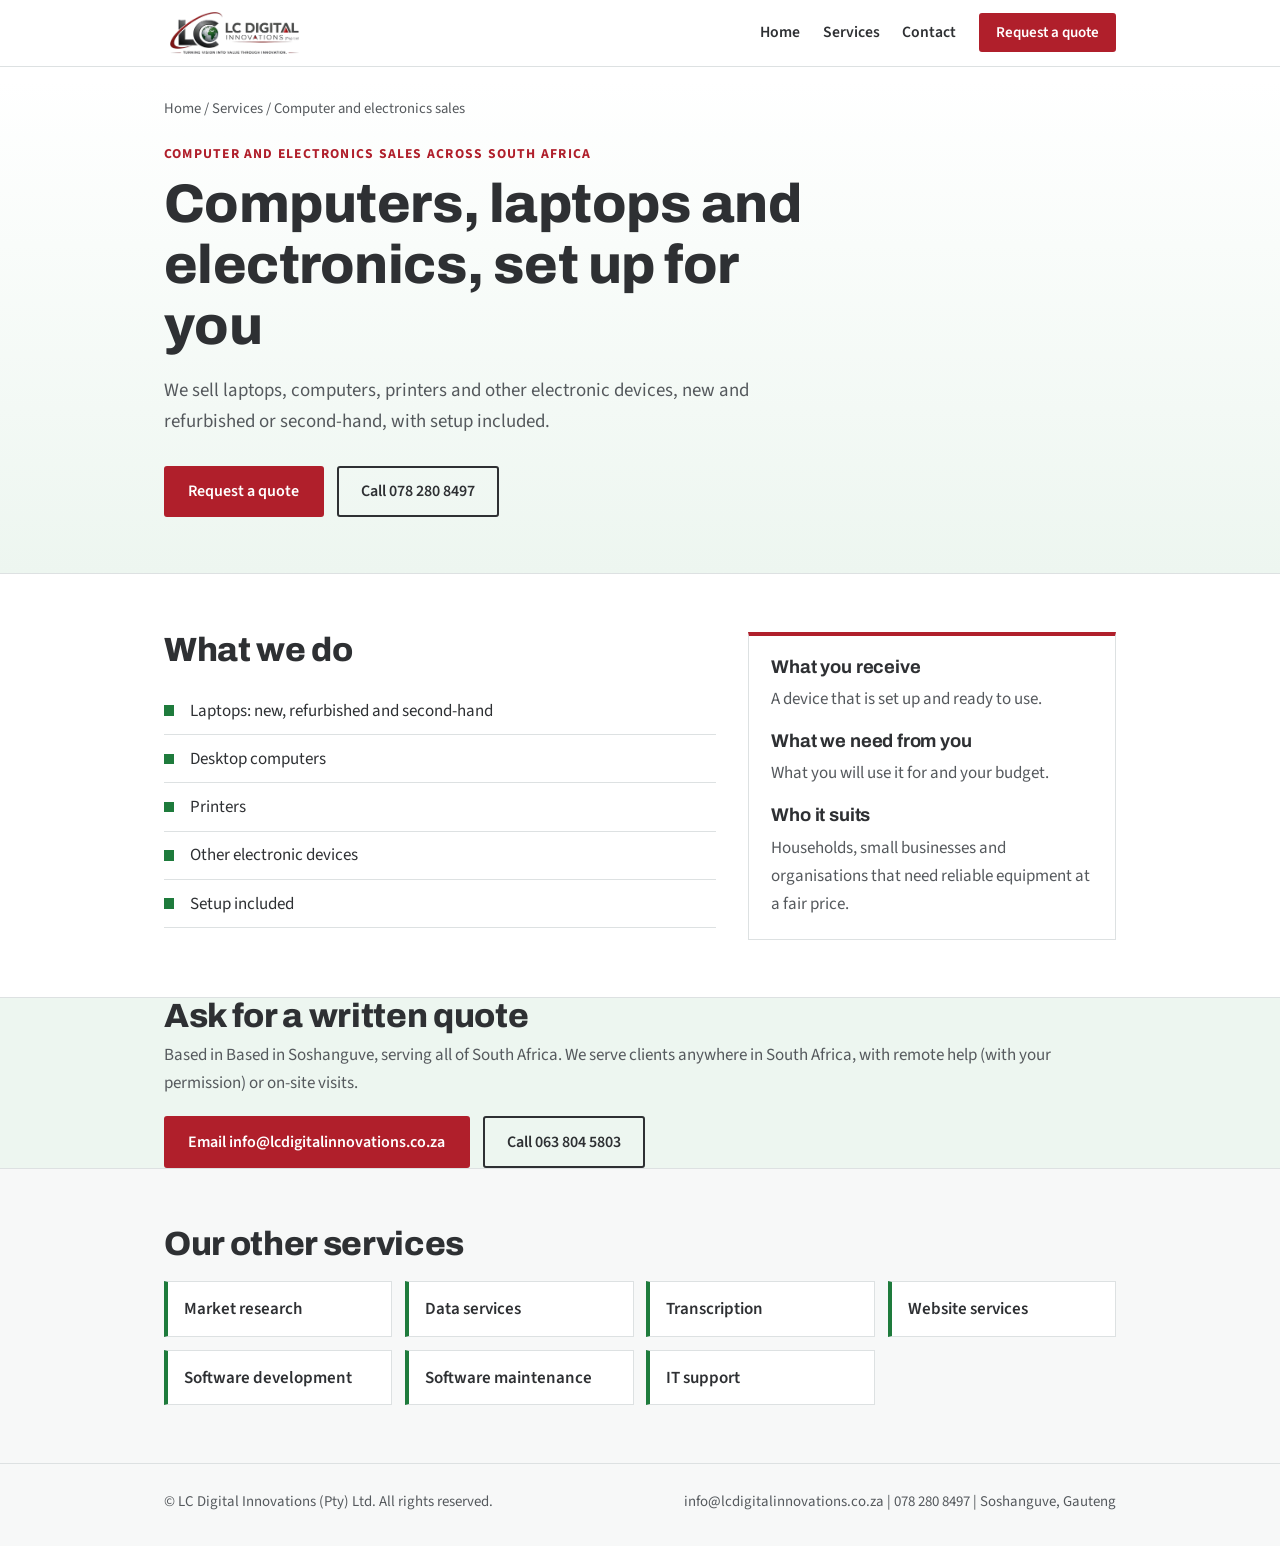
<file: computer-sales.html>
<!DOCTYPE html>
<html lang="en-ZA"><head><meta charset="utf-8"><meta name="viewport" content="width=device-width, initial-scale=1, viewport-fit=cover">
<title>Computer and electronics sales across South Africa | LC Digital Innovations</title>
<meta name="description" content="Computer and electronics sales by LC Digital Innovations: new, refurbished and second-hand laptops, desktop computers and printers, with setup included.">
<link rel="canonical" href="https://lcdigitalinnovations.co.za/computer-sales">
<meta property="og:type" content="website"><meta property="og:title" content="Computer and electronics sales | LC Digital Innovations"><meta property="og:description" content="Computer and electronics sales by LC Digital Innovations: new, refurbished and second-hand laptops, desktop computers and printers, with setup included."><meta property="og:url" content="https://lcdigitalinnovations.co.za/computer-sales"><meta property="og:image" content="https://lcdigitalinnovations.co.za/og.png">
<link rel="icon" href="/favicon.ico" sizes="48x48"><link rel="icon" type="image/png" href="/favicon.png" sizes="192x192"><link rel="apple-touch-icon" href="/apple-touch-icon.png">
<link rel="preconnect" href="https://fonts.googleapis.com"><link href="https://fonts.googleapis.com/css2?family=Archivo:wght@500;700;800&family=Source+Sans+3:wght@400;600&display=swap" rel="stylesheet">
<link rel="stylesheet" href="/style.css">
<script type="application/ld+json">{"@context": "https://schema.org", "@type": "Service", "name": "Computer and electronics sales", "description": "Computer and electronics sales by LC Digital Innovations: new, refurbished and second-hand laptops, desktop computers and printers, with setup included.", "url": "https://lcdigitalinnovations.co.za/computer-sales", "provider": {"@type": "ProfessionalService", "name": "LC Digital Innovations (Pty) Ltd", "url": "https://lcdigitalinnovations.co.za/", "telephone": "+27782808497", "email": "info@lcdigitalinnovations.co.za", "sameAs": ["https://www.facebook.com/profile.php?id=61596561103039"], "address": {"@type": "PostalAddress", "streetAddress": "1858 Block L, Soshanguve - L", "addressLocality": "Soshanguve", "addressRegion": "Gauteng", "postalCode": "0152", "addressCountry": "ZA"}}, "areaServed": {"@type": "Country", "name": "South Africa"}}</script></head>
<body>
<header><div class="wrap bar"><a class="logo" href="/" aria-label="LC Digital Innovations, home"><img src="/logo.png" alt="LC Digital Innovations (Pty) Ltd"></a>
<nav aria-label="Main"><a href="/">Home</a><a href="/#services">Services</a><a href="/#contact">Contact</a><a class="btn sm" href="mailto:info@lcdigitalinnovations.co.za?subject=Quote%20request%3A%20Computer%20and%20electronics%20sales">Request a quote</a></nav></div></header>
<main>
<div class="hero"><div class="wrap">
<p class="crumbs"><a href="/">Home</a> / <a href="/#services">Services</a> / Computer and electronics sales</p>
<p class="kick">Computer and electronics sales across South Africa</p>
<h1>Computers, laptops and electronics, set up for you</h1>
<p class="lead">We sell laptops, computers, printers and other electronic devices, new and refurbished or second-hand, with setup included.</p>
<div class="cta"><a class="btn" href="mailto:info@lcdigitalinnovations.co.za?subject=Quote%20request%3A%20Computer%20and%20electronics%20sales">Request a quote</a><a class="btn line" href="tel:+27782808497">Call 078 280 8497</a></div>
</div></div>
<section><div class="wrap cols">
<div><h2>What we do</h2><ul class="ticks"><li>Laptops: new, refurbished and second-hand</li><li>Desktop computers</li><li>Printers</li><li>Other electronic devices</li><li>Setup included</li></ul></div>
<aside class="side"><h3>What you receive</h3><p>A device that is set up and ready to use.</p><h3>What we need from you</h3><p>What you will use it for and your budget.</p><h3>Who it suits</h3><p>Households, small businesses and organisations that need reliable equipment at a fair price.</p></aside>
</div></section>
<div class="band"><div class="wrap"><div><h2 style="margin:0">Ask for a written quote</h2><p>Based in Based in Soshanguve, serving all of South Africa. We serve clients anywhere in South Africa, with remote help (with your permission) or on-site visits.</p></div>
<div class="cta"><a class="btn" href="mailto:info@lcdigitalinnovations.co.za?subject=Quote%20request%3A%20Computer%20and%20electronics%20sales">Email info@lcdigitalinnovations.co.za</a><a class="btn line" href="tel:+27638045803">Call 063 804 5803</a></div></div></div>
<section class="alt"><div class="wrap"><h2>Our other services</h2><div class="grid"><a href="/market-research">Market research</a><a href="/data-services">Data services</a><a href="/transcription">Transcription</a><a href="/website-services">Website services</a><a href="/software-development">Software development</a><a href="/software-maintenance">Software maintenance</a><a href="/it-support">IT support</a></div></div></section>
</main>
<footer><div class="wrap"><p>© LC Digital Innovations (Pty) Ltd. All rights reserved.</p><p>info@lcdigitalinnovations.co.za | 078 280 8497 | Soshanguve, Gauteng</p></div></footer>
</body></html>
</file>
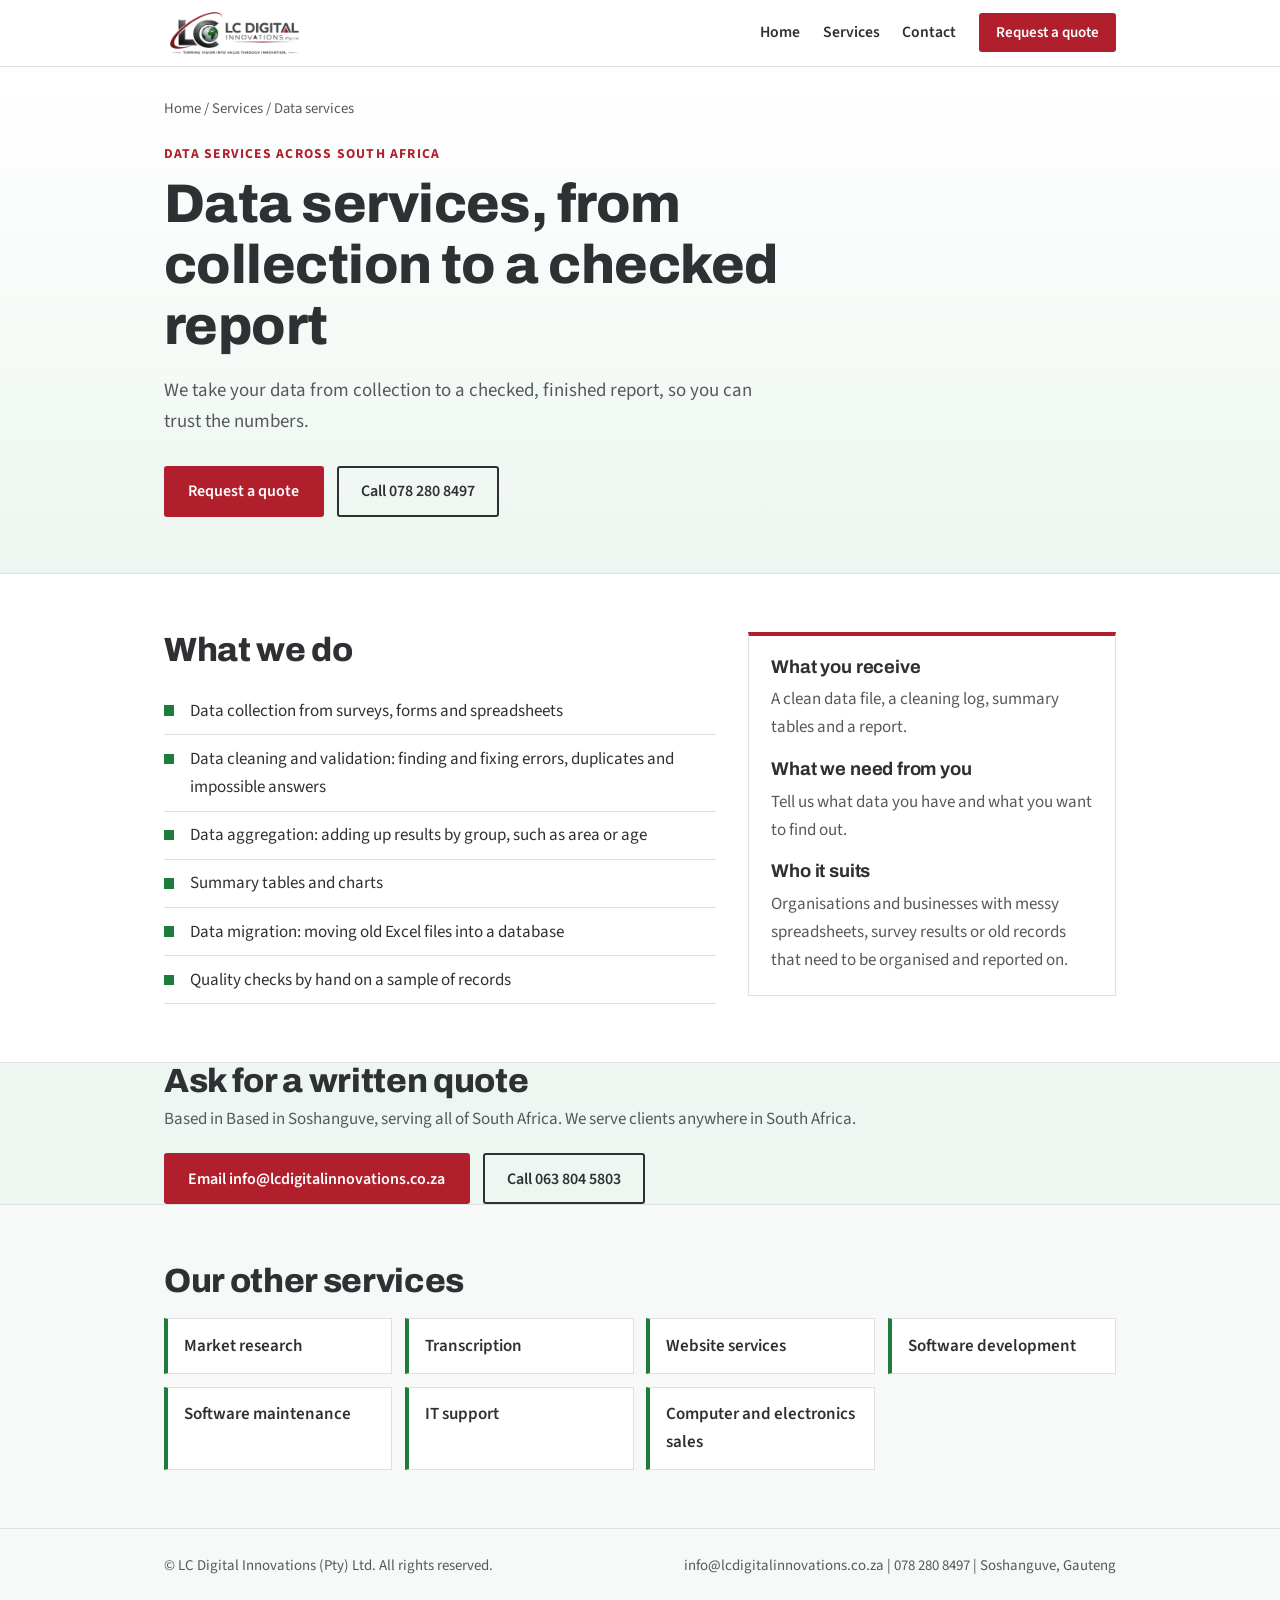
<file: data-services.html>
<!DOCTYPE html>
<html lang="en-ZA"><head><meta charset="utf-8"><meta name="viewport" content="width=device-width, initial-scale=1, viewport-fit=cover">
<title>Data services across South Africa | LC Digital Innovations</title>
<meta name="description" content="Data services by LC Digital Innovations: data collection, cleaning and validation, summary tables, charts and moving Excel files into a database.">
<link rel="canonical" href="https://lcdigitalinnovations.co.za/data-services">
<meta property="og:type" content="website"><meta property="og:title" content="Data services | LC Digital Innovations"><meta property="og:description" content="Data services by LC Digital Innovations: data collection, cleaning and validation, summary tables, charts and moving Excel files into a database."><meta property="og:url" content="https://lcdigitalinnovations.co.za/data-services"><meta property="og:image" content="https://lcdigitalinnovations.co.za/og.png">
<link rel="icon" href="/favicon.ico" sizes="48x48"><link rel="icon" type="image/png" href="/favicon.png" sizes="192x192"><link rel="apple-touch-icon" href="/apple-touch-icon.png">
<link rel="preconnect" href="https://fonts.googleapis.com"><link href="https://fonts.googleapis.com/css2?family=Archivo:wght@500;700;800&family=Source+Sans+3:wght@400;600&display=swap" rel="stylesheet">
<link rel="stylesheet" href="/style.css">
<script type="application/ld+json">{"@context": "https://schema.org", "@type": "Service", "name": "Data services", "description": "Data services by LC Digital Innovations: data collection, cleaning and validation, summary tables, charts and moving Excel files into a database.", "url": "https://lcdigitalinnovations.co.za/data-services", "provider": {"@type": "ProfessionalService", "name": "LC Digital Innovations (Pty) Ltd", "url": "https://lcdigitalinnovations.co.za/", "telephone": "+27782808497", "email": "info@lcdigitalinnovations.co.za", "sameAs": ["https://www.facebook.com/profile.php?id=61596561103039"], "address": {"@type": "PostalAddress", "streetAddress": "1858 Block L, Soshanguve - L", "addressLocality": "Soshanguve", "addressRegion": "Gauteng", "postalCode": "0152", "addressCountry": "ZA"}}, "areaServed": {"@type": "Country", "name": "South Africa"}}</script></head>
<body>
<header><div class="wrap bar"><a class="logo" href="/" aria-label="LC Digital Innovations, home"><img src="/logo.png" alt="LC Digital Innovations (Pty) Ltd"></a>
<nav aria-label="Main"><a href="/">Home</a><a href="/#services">Services</a><a href="/#contact">Contact</a><a class="btn sm" href="mailto:info@lcdigitalinnovations.co.za?subject=Quote%20request%3A%20Data%20services">Request a quote</a></nav></div></header>
<main>
<div class="hero"><div class="wrap">
<p class="crumbs"><a href="/">Home</a> / <a href="/#services">Services</a> / Data services</p>
<p class="kick">Data services across South Africa</p>
<h1>Data services, from collection to a checked report</h1>
<p class="lead">We take your data from collection to a checked, finished report, so you can trust the numbers.</p>
<div class="cta"><a class="btn" href="mailto:info@lcdigitalinnovations.co.za?subject=Quote%20request%3A%20Data%20services">Request a quote</a><a class="btn line" href="tel:+27782808497">Call 078 280 8497</a></div>
</div></div>
<section><div class="wrap cols">
<div><h2>What we do</h2><ul class="ticks"><li>Data collection from surveys, forms and spreadsheets</li><li>Data cleaning and validation: finding and fixing errors, duplicates and impossible answers</li><li>Data aggregation: adding up results by group, such as area or age</li><li>Summary tables and charts</li><li>Data migration: moving old Excel files into a database</li><li>Quality checks by hand on a sample of records</li></ul></div>
<aside class="side"><h3>What you receive</h3><p>A clean data file, a cleaning log, summary tables and a report.</p><h3>What we need from you</h3><p>Tell us what data you have and what you want to find out.</p><h3>Who it suits</h3><p>Organisations and businesses with messy spreadsheets, survey results or old records that need to be organised and reported on.</p></aside>
</div></section>
<div class="band"><div class="wrap"><div><h2 style="margin:0">Ask for a written quote</h2><p>Based in Based in Soshanguve, serving all of South Africa. We serve clients anywhere in South Africa.</p></div>
<div class="cta"><a class="btn" href="mailto:info@lcdigitalinnovations.co.za?subject=Quote%20request%3A%20Data%20services">Email info@lcdigitalinnovations.co.za</a><a class="btn line" href="tel:+27638045803">Call 063 804 5803</a></div></div></div>
<section class="alt"><div class="wrap"><h2>Our other services</h2><div class="grid"><a href="/market-research">Market research</a><a href="/transcription">Transcription</a><a href="/website-services">Website services</a><a href="/software-development">Software development</a><a href="/software-maintenance">Software maintenance</a><a href="/it-support">IT support</a><a href="/computer-sales">Computer and electronics sales</a></div></div></section>
</main>
<footer><div class="wrap"><p>© LC Digital Innovations (Pty) Ltd. All rights reserved.</p><p>info@lcdigitalinnovations.co.za | 078 280 8497 | Soshanguve, Gauteng</p></div></footer>
</body></html>
</file>
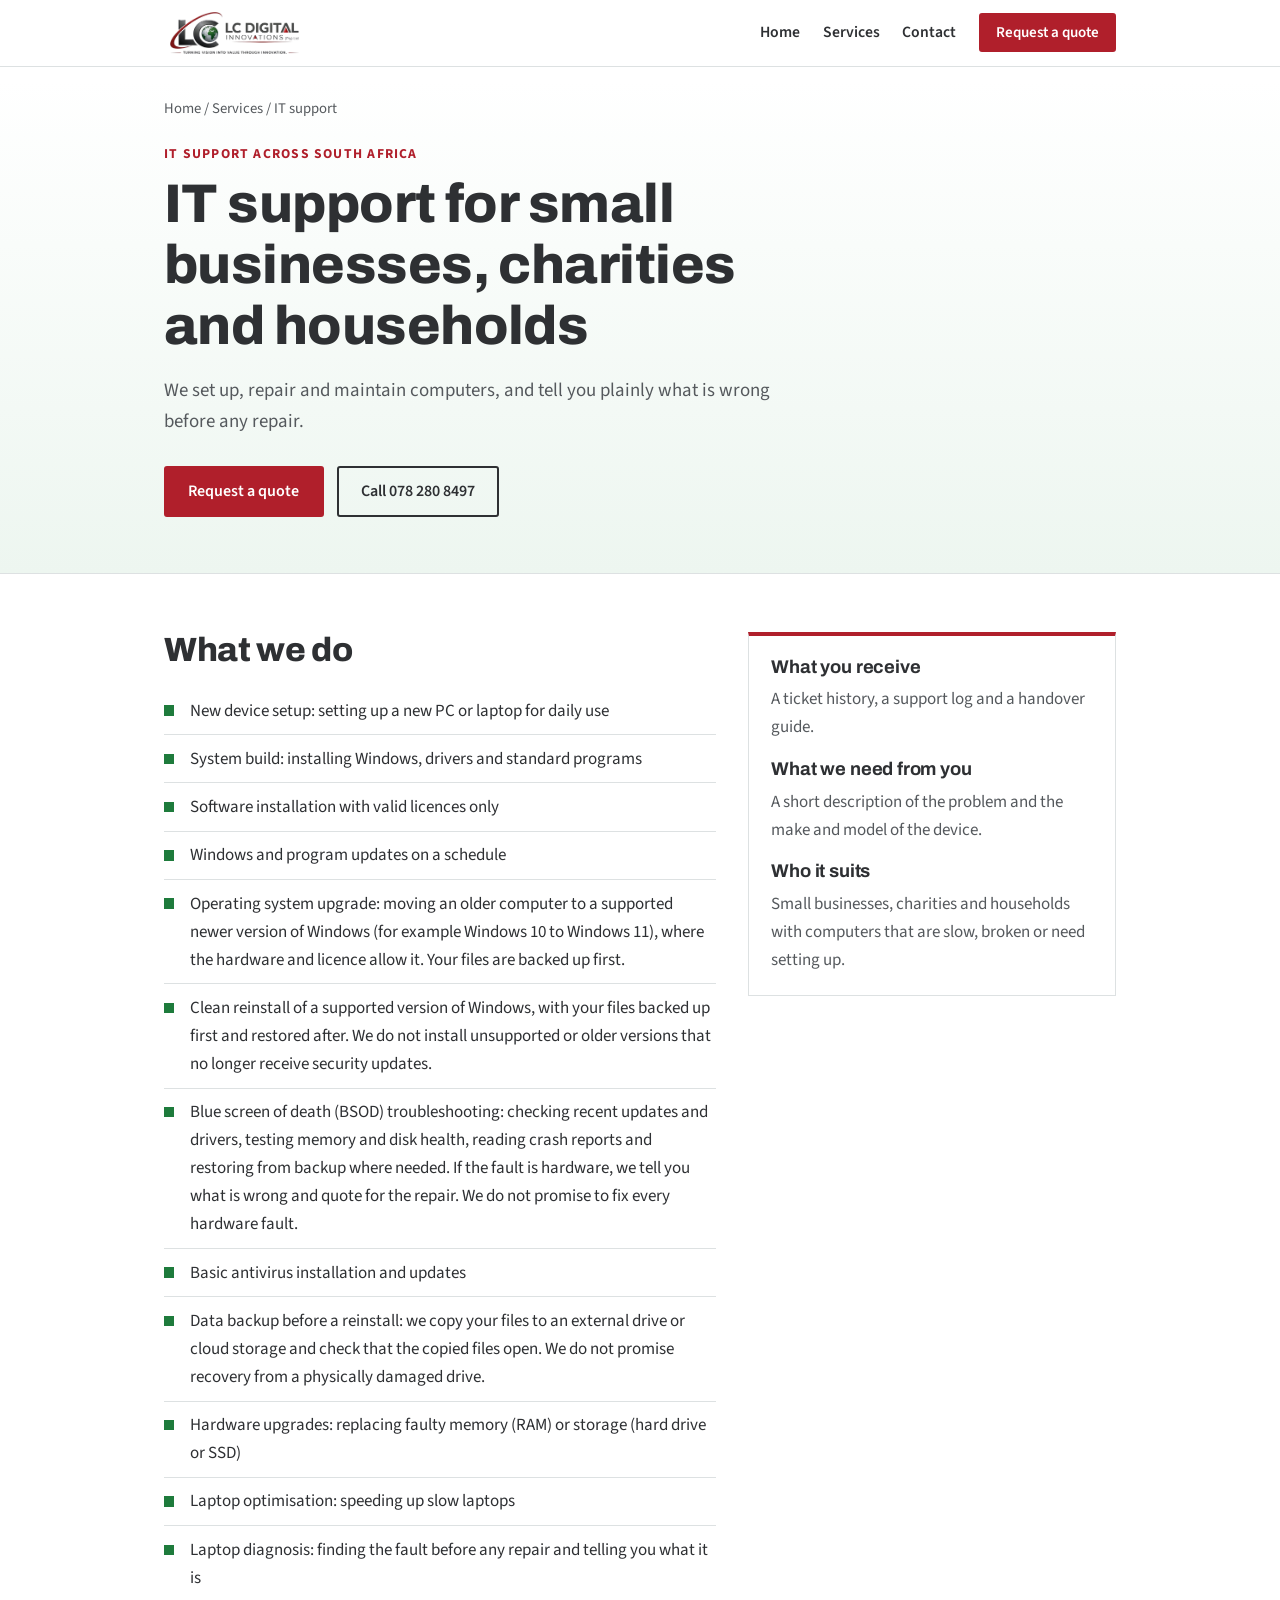
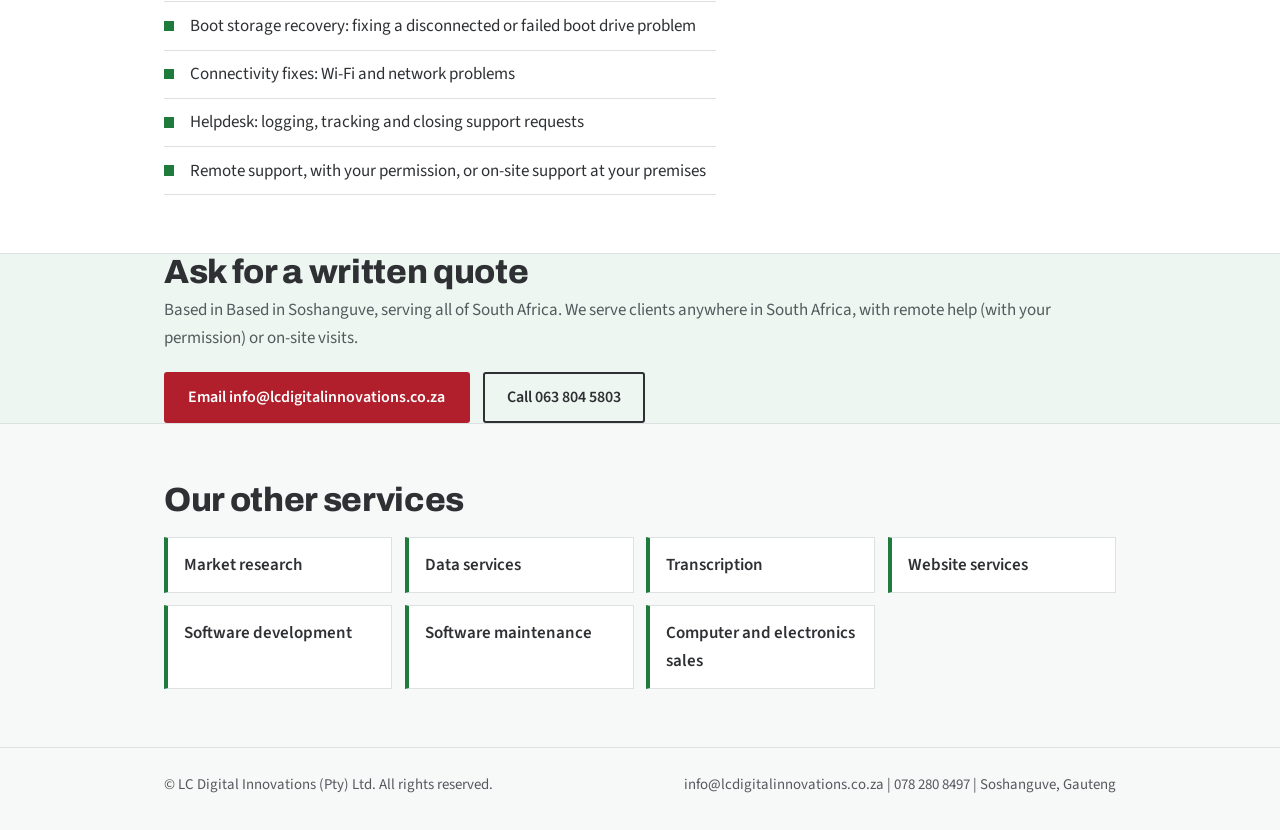
<file: it-support.html>
<!DOCTYPE html>
<html lang="en-ZA"><head><meta charset="utf-8"><meta name="viewport" content="width=device-width, initial-scale=1, viewport-fit=cover">
<title>IT support across South Africa | LC Digital Innovations</title>
<meta name="description" content="IT support by LC Digital Innovations across South Africa: new device setup, Windows installs and upgrades, blue screen faults, laptop repairs, backups and Wi-Fi fixes.">
<link rel="canonical" href="https://lcdigitalinnovations.co.za/it-support">
<meta property="og:type" content="website"><meta property="og:title" content="IT support | LC Digital Innovations"><meta property="og:description" content="IT support by LC Digital Innovations across South Africa: new device setup, Windows installs and upgrades, blue screen faults, laptop repairs, backups and Wi-Fi fixes."><meta property="og:url" content="https://lcdigitalinnovations.co.za/it-support"><meta property="og:image" content="https://lcdigitalinnovations.co.za/og.png">
<link rel="icon" href="/favicon.ico" sizes="48x48"><link rel="icon" type="image/png" href="/favicon.png" sizes="192x192"><link rel="apple-touch-icon" href="/apple-touch-icon.png">
<link rel="preconnect" href="https://fonts.googleapis.com"><link href="https://fonts.googleapis.com/css2?family=Archivo:wght@500;700;800&family=Source+Sans+3:wght@400;600&display=swap" rel="stylesheet">
<link rel="stylesheet" href="/style.css">
<script type="application/ld+json">{"@context": "https://schema.org", "@type": "Service", "name": "IT support", "description": "IT support by LC Digital Innovations across South Africa: new device setup, Windows installs and upgrades, blue screen faults, laptop repairs, backups and Wi-Fi fixes.", "url": "https://lcdigitalinnovations.co.za/it-support", "provider": {"@type": "ProfessionalService", "name": "LC Digital Innovations (Pty) Ltd", "url": "https://lcdigitalinnovations.co.za/", "telephone": "+27782808497", "email": "info@lcdigitalinnovations.co.za", "sameAs": ["https://www.facebook.com/profile.php?id=61596561103039"], "address": {"@type": "PostalAddress", "streetAddress": "1858 Block L, Soshanguve - L", "addressLocality": "Soshanguve", "addressRegion": "Gauteng", "postalCode": "0152", "addressCountry": "ZA"}}, "areaServed": {"@type": "Country", "name": "South Africa"}}</script></head>
<body>
<header><div class="wrap bar"><a class="logo" href="/" aria-label="LC Digital Innovations, home"><img src="/logo.png" alt="LC Digital Innovations (Pty) Ltd"></a>
<nav aria-label="Main"><a href="/">Home</a><a href="/#services">Services</a><a href="/#contact">Contact</a><a class="btn sm" href="mailto:info@lcdigitalinnovations.co.za?subject=Quote%20request%3A%20IT%20support">Request a quote</a></nav></div></header>
<main>
<div class="hero"><div class="wrap">
<p class="crumbs"><a href="/">Home</a> / <a href="/#services">Services</a> / IT support</p>
<p class="kick">IT support across South Africa</p>
<h1>IT support for small businesses, charities and households</h1>
<p class="lead">We set up, repair and maintain computers, and tell you plainly what is wrong before any repair.</p>
<div class="cta"><a class="btn" href="mailto:info@lcdigitalinnovations.co.za?subject=Quote%20request%3A%20IT%20support">Request a quote</a><a class="btn line" href="tel:+27782808497">Call 078 280 8497</a></div>
</div></div>
<section><div class="wrap cols">
<div><h2>What we do</h2><ul class="ticks"><li>New device setup: setting up a new PC or laptop for daily use</li><li>System build: installing Windows, drivers and standard programs</li><li>Software installation with valid licences only</li><li>Windows and program updates on a schedule</li><li>Operating system upgrade: moving an older computer to a supported newer version of Windows (for example Windows 10 to Windows 11), where the hardware and licence allow it. Your files are backed up first.</li><li>Clean reinstall of a supported version of Windows, with your files backed up first and restored after. We do not install unsupported or older versions that no longer receive security updates.</li><li>Blue screen of death (BSOD) troubleshooting: checking recent updates and drivers, testing memory and disk health, reading crash reports and restoring from backup where needed. If the fault is hardware, we tell you what is wrong and quote for the repair. We do not promise to fix every hardware fault.</li><li>Basic antivirus installation and updates</li><li>Data backup before a reinstall: we copy your files to an external drive or cloud storage and check that the copied files open. We do not promise recovery from a physically damaged drive.</li><li>Hardware upgrades: replacing faulty memory (RAM) or storage (hard drive or SSD)</li><li>Laptop optimisation: speeding up slow laptops</li><li>Laptop diagnosis: finding the fault before any repair and telling you what it is</li><li>Boot storage recovery: fixing a disconnected or failed boot drive problem</li><li>Connectivity fixes: Wi-Fi and network problems</li><li>Helpdesk: logging, tracking and closing support requests</li><li>Remote support, with your permission, or on-site support at your premises</li></ul></div>
<aside class="side"><h3>What you receive</h3><p>A ticket history, a support log and a handover guide.</p><h3>What we need from you</h3><p>A short description of the problem and the make and model of the device.</p><h3>Who it suits</h3><p>Small businesses, charities and households with computers that are slow, broken or need setting up.</p></aside>
</div></section>
<div class="band"><div class="wrap"><div><h2 style="margin:0">Ask for a written quote</h2><p>Based in Based in Soshanguve, serving all of South Africa. We serve clients anywhere in South Africa, with remote help (with your permission) or on-site visits.</p></div>
<div class="cta"><a class="btn" href="mailto:info@lcdigitalinnovations.co.za?subject=Quote%20request%3A%20IT%20support">Email info@lcdigitalinnovations.co.za</a><a class="btn line" href="tel:+27638045803">Call 063 804 5803</a></div></div></div>
<section class="alt"><div class="wrap"><h2>Our other services</h2><div class="grid"><a href="/market-research">Market research</a><a href="/data-services">Data services</a><a href="/transcription">Transcription</a><a href="/website-services">Website services</a><a href="/software-development">Software development</a><a href="/software-maintenance">Software maintenance</a><a href="/computer-sales">Computer and electronics sales</a></div></div></section>
</main>
<footer><div class="wrap"><p>© LC Digital Innovations (Pty) Ltd. All rights reserved.</p><p>info@lcdigitalinnovations.co.za | 078 280 8497 | Soshanguve, Gauteng</p></div></footer>
</body></html>
</file>
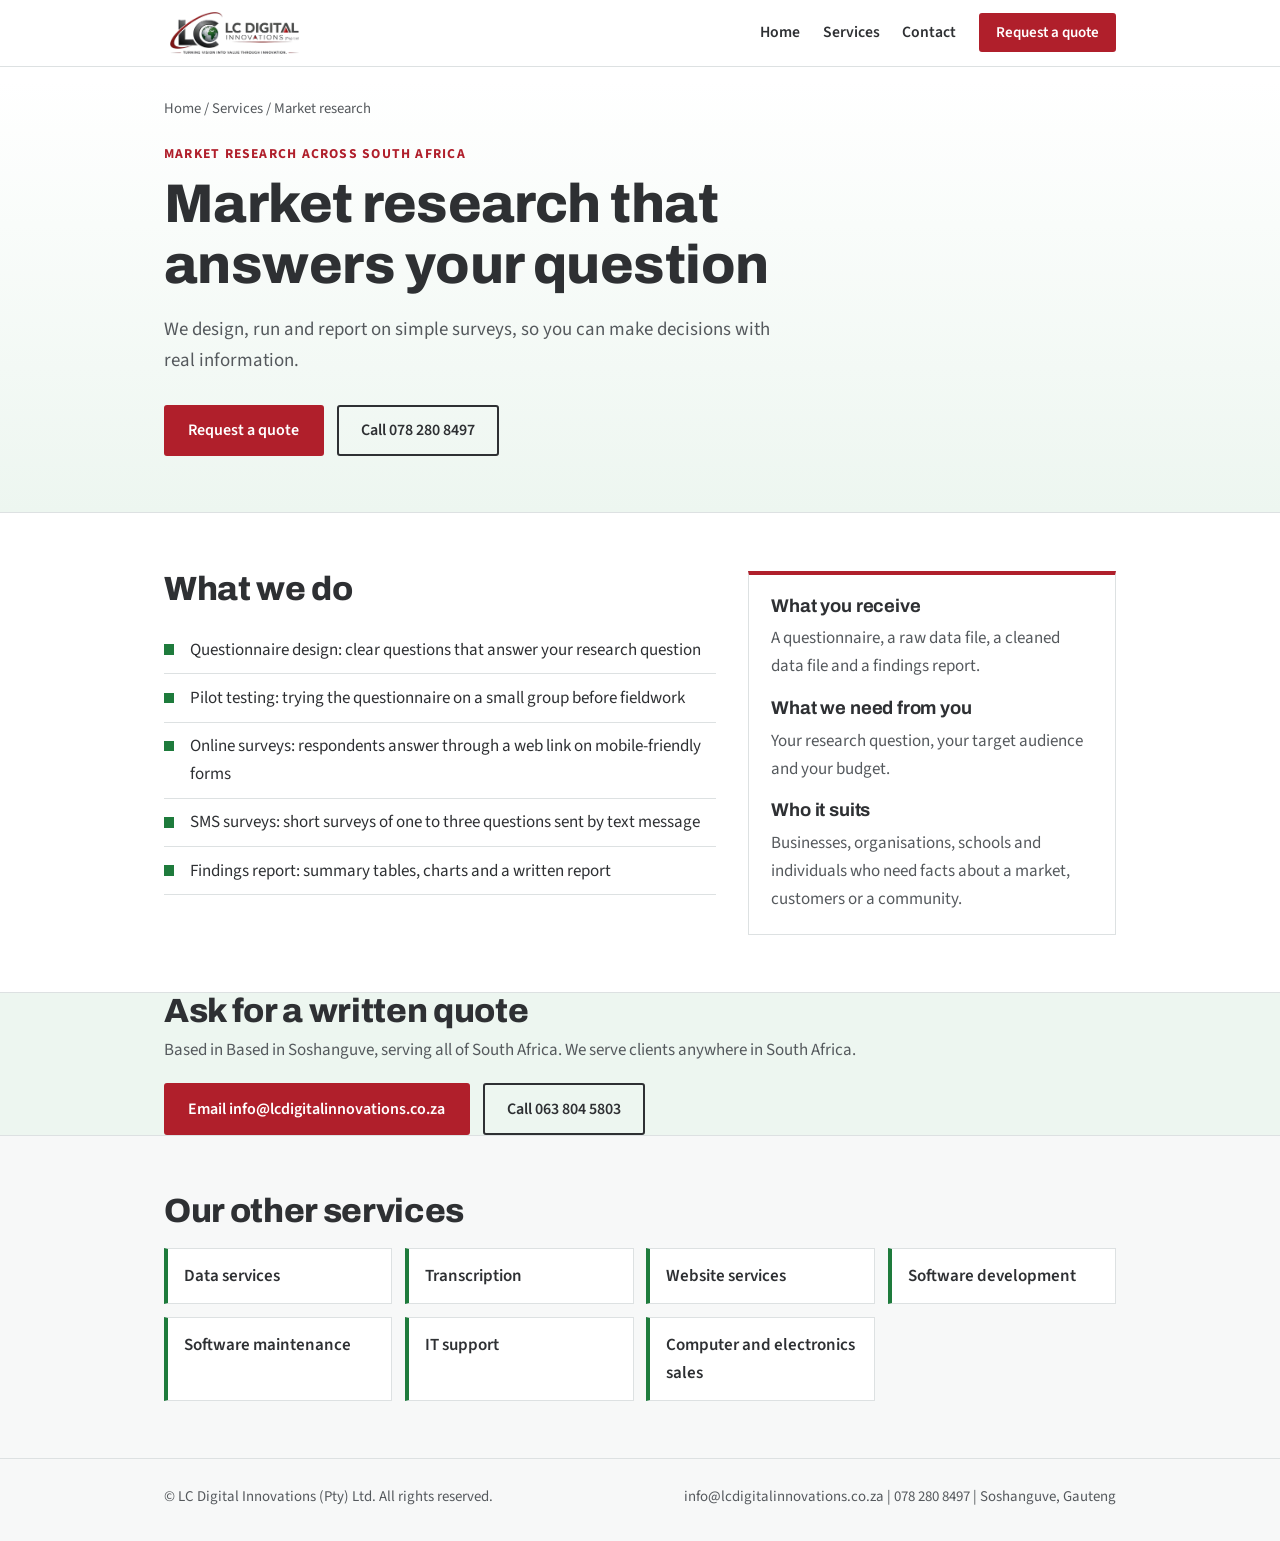
<file: market-research.html>
<!DOCTYPE html>
<html lang="en-ZA"><head><meta charset="utf-8"><meta name="viewport" content="width=device-width, initial-scale=1, viewport-fit=cover">
<title>Market research across South Africa | LC Digital Innovations</title>
<meta name="description" content="Market research by LC Digital Innovations: questionnaire design, online and SMS surveys and a clear findings report. Based in Based in Soshanguve, serving all of South Africa.">
<link rel="canonical" href="https://lcdigitalinnovations.co.za/market-research">
<meta property="og:type" content="website"><meta property="og:title" content="Market research | LC Digital Innovations"><meta property="og:description" content="Market research by LC Digital Innovations: questionnaire design, online and SMS surveys and a clear findings report. Based in Based in Soshanguve, serving all of South Africa."><meta property="og:url" content="https://lcdigitalinnovations.co.za/market-research"><meta property="og:image" content="https://lcdigitalinnovations.co.za/og.png">
<link rel="icon" href="/favicon.ico" sizes="48x48"><link rel="icon" type="image/png" href="/favicon.png" sizes="192x192"><link rel="apple-touch-icon" href="/apple-touch-icon.png">
<link rel="preconnect" href="https://fonts.googleapis.com"><link href="https://fonts.googleapis.com/css2?family=Archivo:wght@500;700;800&family=Source+Sans+3:wght@400;600&display=swap" rel="stylesheet">
<link rel="stylesheet" href="/style.css">
<script type="application/ld+json">{"@context": "https://schema.org", "@type": "Service", "name": "Market research", "description": "Market research by LC Digital Innovations: questionnaire design, online and SMS surveys and a clear findings report. Based in Based in Soshanguve, serving all of South Africa.", "url": "https://lcdigitalinnovations.co.za/market-research", "provider": {"@type": "ProfessionalService", "name": "LC Digital Innovations (Pty) Ltd", "url": "https://lcdigitalinnovations.co.za/", "telephone": "+27782808497", "email": "info@lcdigitalinnovations.co.za", "sameAs": ["https://www.facebook.com/profile.php?id=61596561103039"], "address": {"@type": "PostalAddress", "streetAddress": "1858 Block L, Soshanguve - L", "addressLocality": "Soshanguve", "addressRegion": "Gauteng", "postalCode": "0152", "addressCountry": "ZA"}}, "areaServed": {"@type": "Country", "name": "South Africa"}}</script></head>
<body>
<header><div class="wrap bar"><a class="logo" href="/" aria-label="LC Digital Innovations, home"><img src="/logo.png" alt="LC Digital Innovations (Pty) Ltd"></a>
<nav aria-label="Main"><a href="/">Home</a><a href="/#services">Services</a><a href="/#contact">Contact</a><a class="btn sm" href="mailto:info@lcdigitalinnovations.co.za?subject=Quote%20request%3A%20Market%20research">Request a quote</a></nav></div></header>
<main>
<div class="hero"><div class="wrap">
<p class="crumbs"><a href="/">Home</a> / <a href="/#services">Services</a> / Market research</p>
<p class="kick">Market research across South Africa</p>
<h1>Market research that answers your question</h1>
<p class="lead">We design, run and report on simple surveys, so you can make decisions with real information.</p>
<div class="cta"><a class="btn" href="mailto:info@lcdigitalinnovations.co.za?subject=Quote%20request%3A%20Market%20research">Request a quote</a><a class="btn line" href="tel:+27782808497">Call 078 280 8497</a></div>
</div></div>
<section><div class="wrap cols">
<div><h2>What we do</h2><ul class="ticks"><li>Questionnaire design: clear questions that answer your research question</li><li>Pilot testing: trying the questionnaire on a small group before fieldwork</li><li>Online surveys: respondents answer through a web link on mobile-friendly forms</li><li>SMS surveys: short surveys of one to three questions sent by text message</li><li>Findings report: summary tables, charts and a written report</li></ul></div>
<aside class="side"><h3>What you receive</h3><p>A questionnaire, a raw data file, a cleaned data file and a findings report.</p><h3>What we need from you</h3><p>Your research question, your target audience and your budget.</p><h3>Who it suits</h3><p>Businesses, organisations, schools and individuals who need facts about a market, customers or a community.</p></aside>
</div></section>
<div class="band"><div class="wrap"><div><h2 style="margin:0">Ask for a written quote</h2><p>Based in Based in Soshanguve, serving all of South Africa. We serve clients anywhere in South Africa.</p></div>
<div class="cta"><a class="btn" href="mailto:info@lcdigitalinnovations.co.za?subject=Quote%20request%3A%20Market%20research">Email info@lcdigitalinnovations.co.za</a><a class="btn line" href="tel:+27638045803">Call 063 804 5803</a></div></div></div>
<section class="alt"><div class="wrap"><h2>Our other services</h2><div class="grid"><a href="/data-services">Data services</a><a href="/transcription">Transcription</a><a href="/website-services">Website services</a><a href="/software-development">Software development</a><a href="/software-maintenance">Software maintenance</a><a href="/it-support">IT support</a><a href="/computer-sales">Computer and electronics sales</a></div></div></section>
</main>
<footer><div class="wrap"><p>© LC Digital Innovations (Pty) Ltd. All rights reserved.</p><p>info@lcdigitalinnovations.co.za | 078 280 8497 | Soshanguve, Gauteng</p></div></footer>
</body></html>
</file>
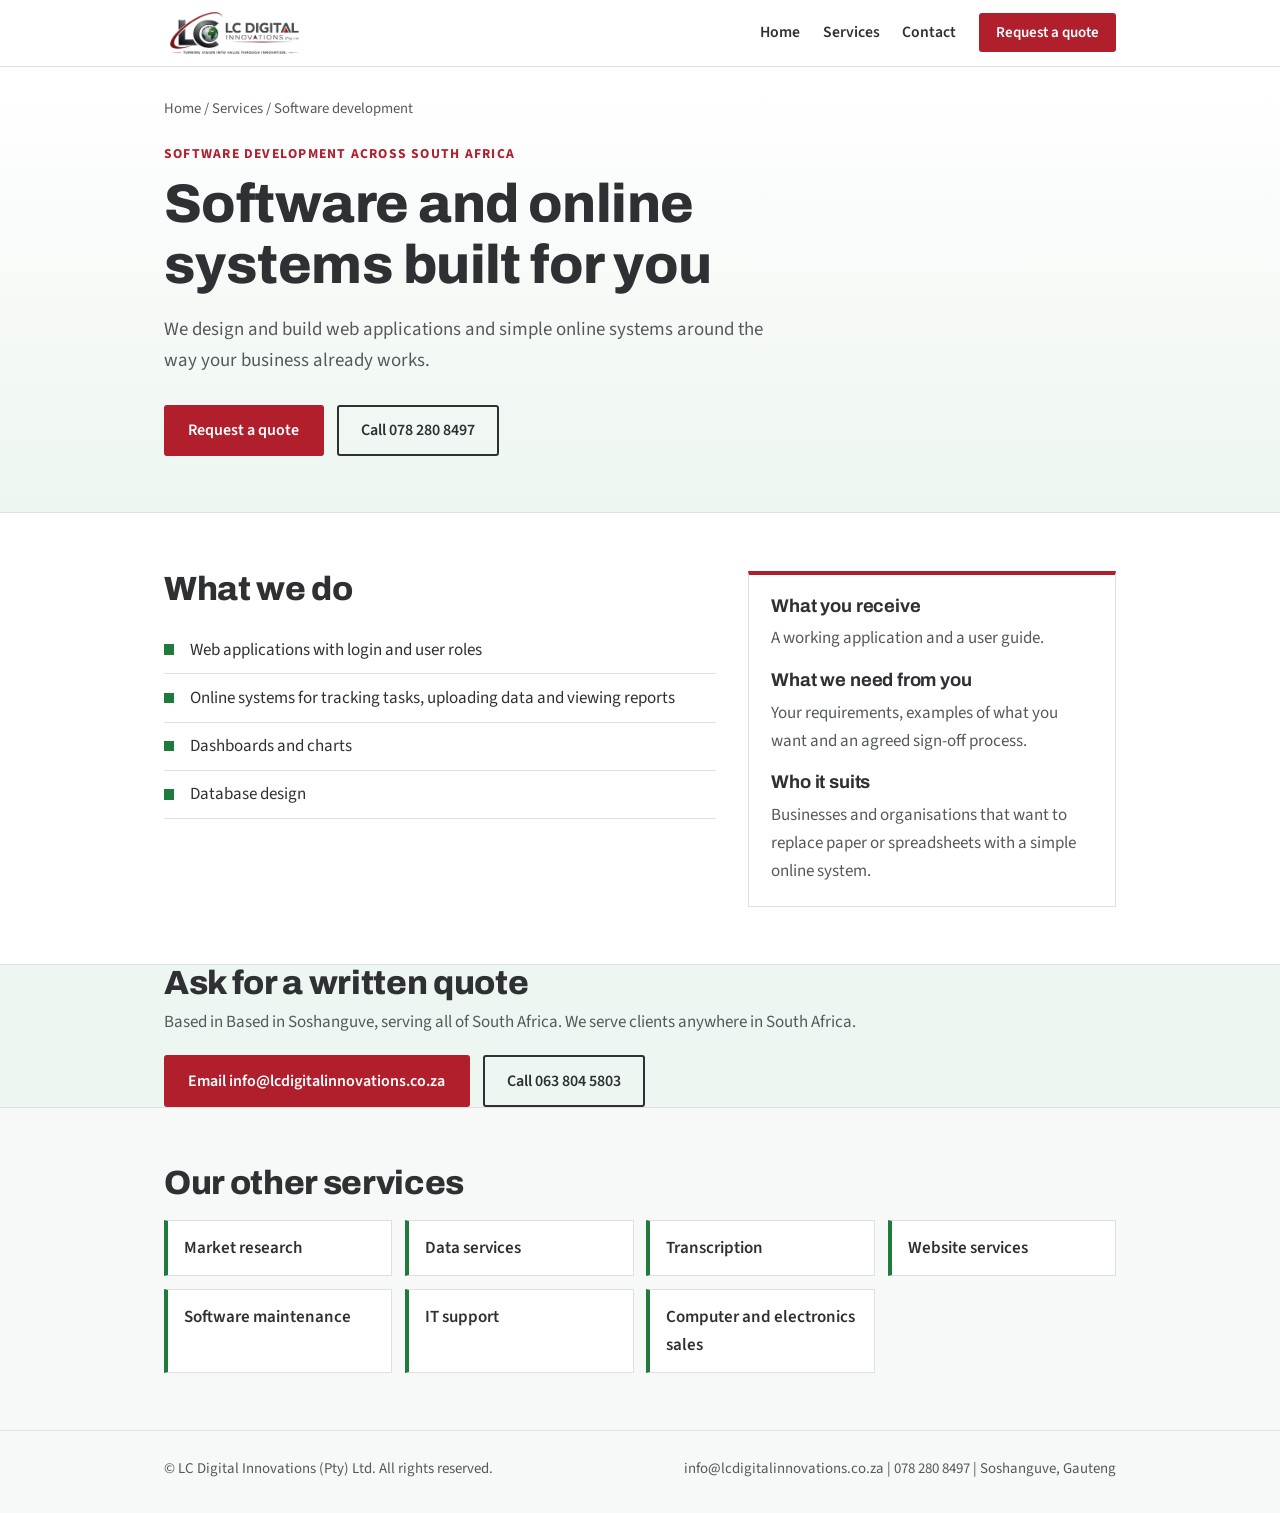
<file: software-development.html>
<!DOCTYPE html>
<html lang="en-ZA"><head><meta charset="utf-8"><meta name="viewport" content="width=device-width, initial-scale=1, viewport-fit=cover">
<title>Software development across South Africa | LC Digital Innovations</title>
<meta name="description" content="Software development by LC Digital Innovations: web applications with login and user roles, online systems, dashboards and database design.">
<link rel="canonical" href="https://lcdigitalinnovations.co.za/software-development">
<meta property="og:type" content="website"><meta property="og:title" content="Software development | LC Digital Innovations"><meta property="og:description" content="Software development by LC Digital Innovations: web applications with login and user roles, online systems, dashboards and database design."><meta property="og:url" content="https://lcdigitalinnovations.co.za/software-development"><meta property="og:image" content="https://lcdigitalinnovations.co.za/og.png">
<link rel="icon" href="/favicon.ico" sizes="48x48"><link rel="icon" type="image/png" href="/favicon.png" sizes="192x192"><link rel="apple-touch-icon" href="/apple-touch-icon.png">
<link rel="preconnect" href="https://fonts.googleapis.com"><link href="https://fonts.googleapis.com/css2?family=Archivo:wght@500;700;800&family=Source+Sans+3:wght@400;600&display=swap" rel="stylesheet">
<link rel="stylesheet" href="/style.css">
<script type="application/ld+json">{"@context": "https://schema.org", "@type": "Service", "name": "Software development", "description": "Software development by LC Digital Innovations: web applications with login and user roles, online systems, dashboards and database design.", "url": "https://lcdigitalinnovations.co.za/software-development", "provider": {"@type": "ProfessionalService", "name": "LC Digital Innovations (Pty) Ltd", "url": "https://lcdigitalinnovations.co.za/", "telephone": "+27782808497", "email": "info@lcdigitalinnovations.co.za", "sameAs": ["https://www.facebook.com/profile.php?id=61596561103039"], "address": {"@type": "PostalAddress", "streetAddress": "1858 Block L, Soshanguve - L", "addressLocality": "Soshanguve", "addressRegion": "Gauteng", "postalCode": "0152", "addressCountry": "ZA"}}, "areaServed": {"@type": "Country", "name": "South Africa"}}</script></head>
<body>
<header><div class="wrap bar"><a class="logo" href="/" aria-label="LC Digital Innovations, home"><img src="/logo.png" alt="LC Digital Innovations (Pty) Ltd"></a>
<nav aria-label="Main"><a href="/">Home</a><a href="/#services">Services</a><a href="/#contact">Contact</a><a class="btn sm" href="mailto:info@lcdigitalinnovations.co.za?subject=Quote%20request%3A%20Software%20development">Request a quote</a></nav></div></header>
<main>
<div class="hero"><div class="wrap">
<p class="crumbs"><a href="/">Home</a> / <a href="/#services">Services</a> / Software development</p>
<p class="kick">Software development across South Africa</p>
<h1>Software and online systems built for you</h1>
<p class="lead">We design and build web applications and simple online systems around the way your business already works.</p>
<div class="cta"><a class="btn" href="mailto:info@lcdigitalinnovations.co.za?subject=Quote%20request%3A%20Software%20development">Request a quote</a><a class="btn line" href="tel:+27782808497">Call 078 280 8497</a></div>
</div></div>
<section><div class="wrap cols">
<div><h2>What we do</h2><ul class="ticks"><li>Web applications with login and user roles</li><li>Online systems for tracking tasks, uploading data and viewing reports</li><li>Dashboards and charts</li><li>Database design</li></ul></div>
<aside class="side"><h3>What you receive</h3><p>A working application and a user guide.</p><h3>What we need from you</h3><p>Your requirements, examples of what you want and an agreed sign-off process.</p><h3>Who it suits</h3><p>Businesses and organisations that want to replace paper or spreadsheets with a simple online system.</p></aside>
</div></section>
<div class="band"><div class="wrap"><div><h2 style="margin:0">Ask for a written quote</h2><p>Based in Based in Soshanguve, serving all of South Africa. We serve clients anywhere in South Africa.</p></div>
<div class="cta"><a class="btn" href="mailto:info@lcdigitalinnovations.co.za?subject=Quote%20request%3A%20Software%20development">Email info@lcdigitalinnovations.co.za</a><a class="btn line" href="tel:+27638045803">Call 063 804 5803</a></div></div></div>
<section class="alt"><div class="wrap"><h2>Our other services</h2><div class="grid"><a href="/market-research">Market research</a><a href="/data-services">Data services</a><a href="/transcription">Transcription</a><a href="/website-services">Website services</a><a href="/software-maintenance">Software maintenance</a><a href="/it-support">IT support</a><a href="/computer-sales">Computer and electronics sales</a></div></div></section>
</main>
<footer><div class="wrap"><p>© LC Digital Innovations (Pty) Ltd. All rights reserved.</p><p>info@lcdigitalinnovations.co.za | 078 280 8497 | Soshanguve, Gauteng</p></div></footer>
</body></html>
</file>
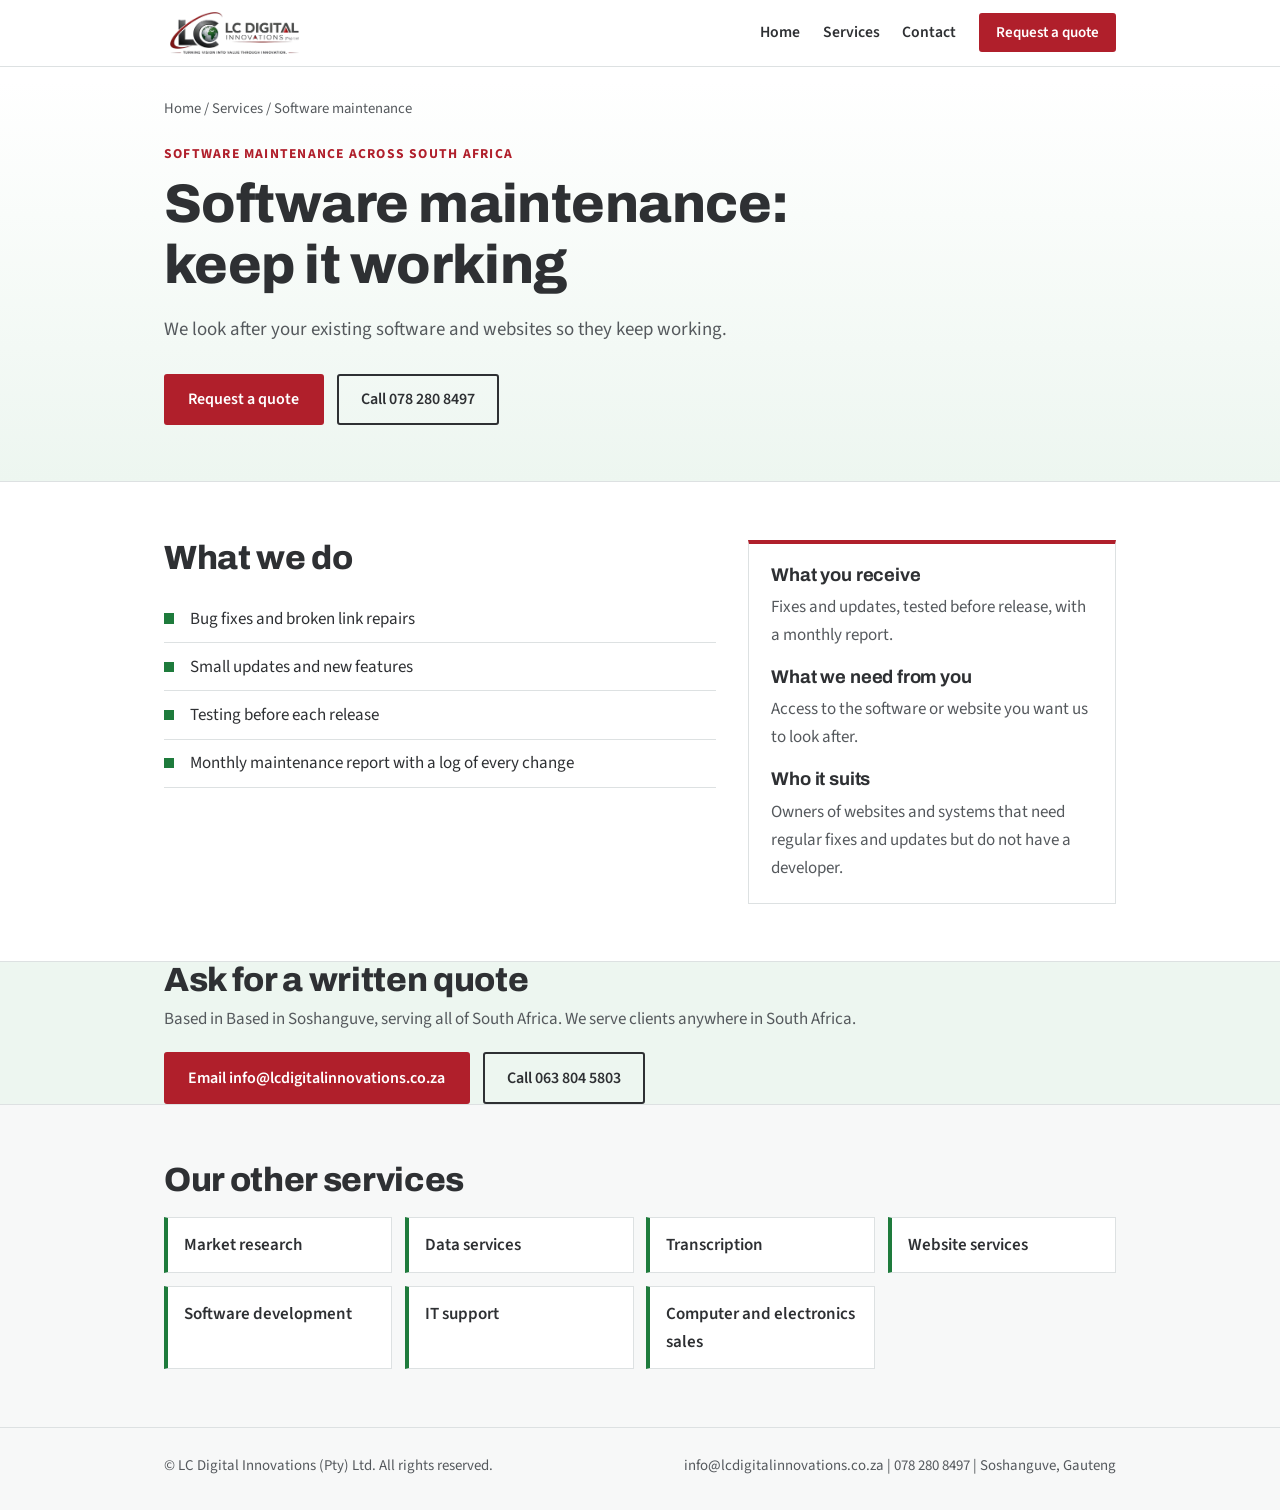
<file: software-maintenance.html>
<!DOCTYPE html>
<html lang="en-ZA"><head><meta charset="utf-8"><meta name="viewport" content="width=device-width, initial-scale=1, viewport-fit=cover">
<title>Software maintenance across South Africa | LC Digital Innovations</title>
<meta name="description" content="Software maintenance by LC Digital Innovations: bug fixes, broken link repairs, small updates, testing and a monthly report of every change.">
<link rel="canonical" href="https://lcdigitalinnovations.co.za/software-maintenance">
<meta property="og:type" content="website"><meta property="og:title" content="Software maintenance | LC Digital Innovations"><meta property="og:description" content="Software maintenance by LC Digital Innovations: bug fixes, broken link repairs, small updates, testing and a monthly report of every change."><meta property="og:url" content="https://lcdigitalinnovations.co.za/software-maintenance"><meta property="og:image" content="https://lcdigitalinnovations.co.za/og.png">
<link rel="icon" href="/favicon.ico" sizes="48x48"><link rel="icon" type="image/png" href="/favicon.png" sizes="192x192"><link rel="apple-touch-icon" href="/apple-touch-icon.png">
<link rel="preconnect" href="https://fonts.googleapis.com"><link href="https://fonts.googleapis.com/css2?family=Archivo:wght@500;700;800&family=Source+Sans+3:wght@400;600&display=swap" rel="stylesheet">
<link rel="stylesheet" href="/style.css">
<script type="application/ld+json">{"@context": "https://schema.org", "@type": "Service", "name": "Software maintenance", "description": "Software maintenance by LC Digital Innovations: bug fixes, broken link repairs, small updates, testing and a monthly report of every change.", "url": "https://lcdigitalinnovations.co.za/software-maintenance", "provider": {"@type": "ProfessionalService", "name": "LC Digital Innovations (Pty) Ltd", "url": "https://lcdigitalinnovations.co.za/", "telephone": "+27782808497", "email": "info@lcdigitalinnovations.co.za", "sameAs": ["https://www.facebook.com/profile.php?id=61596561103039"], "address": {"@type": "PostalAddress", "streetAddress": "1858 Block L, Soshanguve - L", "addressLocality": "Soshanguve", "addressRegion": "Gauteng", "postalCode": "0152", "addressCountry": "ZA"}}, "areaServed": {"@type": "Country", "name": "South Africa"}}</script></head>
<body>
<header><div class="wrap bar"><a class="logo" href="/" aria-label="LC Digital Innovations, home"><img src="/logo.png" alt="LC Digital Innovations (Pty) Ltd"></a>
<nav aria-label="Main"><a href="/">Home</a><a href="/#services">Services</a><a href="/#contact">Contact</a><a class="btn sm" href="mailto:info@lcdigitalinnovations.co.za?subject=Quote%20request%3A%20Software%20maintenance">Request a quote</a></nav></div></header>
<main>
<div class="hero"><div class="wrap">
<p class="crumbs"><a href="/">Home</a> / <a href="/#services">Services</a> / Software maintenance</p>
<p class="kick">Software maintenance across South Africa</p>
<h1>Software maintenance: keep it working</h1>
<p class="lead">We look after your existing software and websites so they keep working.</p>
<div class="cta"><a class="btn" href="mailto:info@lcdigitalinnovations.co.za?subject=Quote%20request%3A%20Software%20maintenance">Request a quote</a><a class="btn line" href="tel:+27782808497">Call 078 280 8497</a></div>
</div></div>
<section><div class="wrap cols">
<div><h2>What we do</h2><ul class="ticks"><li>Bug fixes and broken link repairs</li><li>Small updates and new features</li><li>Testing before each release</li><li>Monthly maintenance report with a log of every change</li></ul></div>
<aside class="side"><h3>What you receive</h3><p>Fixes and updates, tested before release, with a monthly report.</p><h3>What we need from you</h3><p>Access to the software or website you want us to look after.</p><h3>Who it suits</h3><p>Owners of websites and systems that need regular fixes and updates but do not have a developer.</p></aside>
</div></section>
<div class="band"><div class="wrap"><div><h2 style="margin:0">Ask for a written quote</h2><p>Based in Based in Soshanguve, serving all of South Africa. We serve clients anywhere in South Africa.</p></div>
<div class="cta"><a class="btn" href="mailto:info@lcdigitalinnovations.co.za?subject=Quote%20request%3A%20Software%20maintenance">Email info@lcdigitalinnovations.co.za</a><a class="btn line" href="tel:+27638045803">Call 063 804 5803</a></div></div></div>
<section class="alt"><div class="wrap"><h2>Our other services</h2><div class="grid"><a href="/market-research">Market research</a><a href="/data-services">Data services</a><a href="/transcription">Transcription</a><a href="/website-services">Website services</a><a href="/software-development">Software development</a><a href="/it-support">IT support</a><a href="/computer-sales">Computer and electronics sales</a></div></div></section>
</main>
<footer><div class="wrap"><p>© LC Digital Innovations (Pty) Ltd. All rights reserved.</p><p>info@lcdigitalinnovations.co.za | 078 280 8497 | Soshanguve, Gauteng</p></div></footer>
</body></html>
</file>
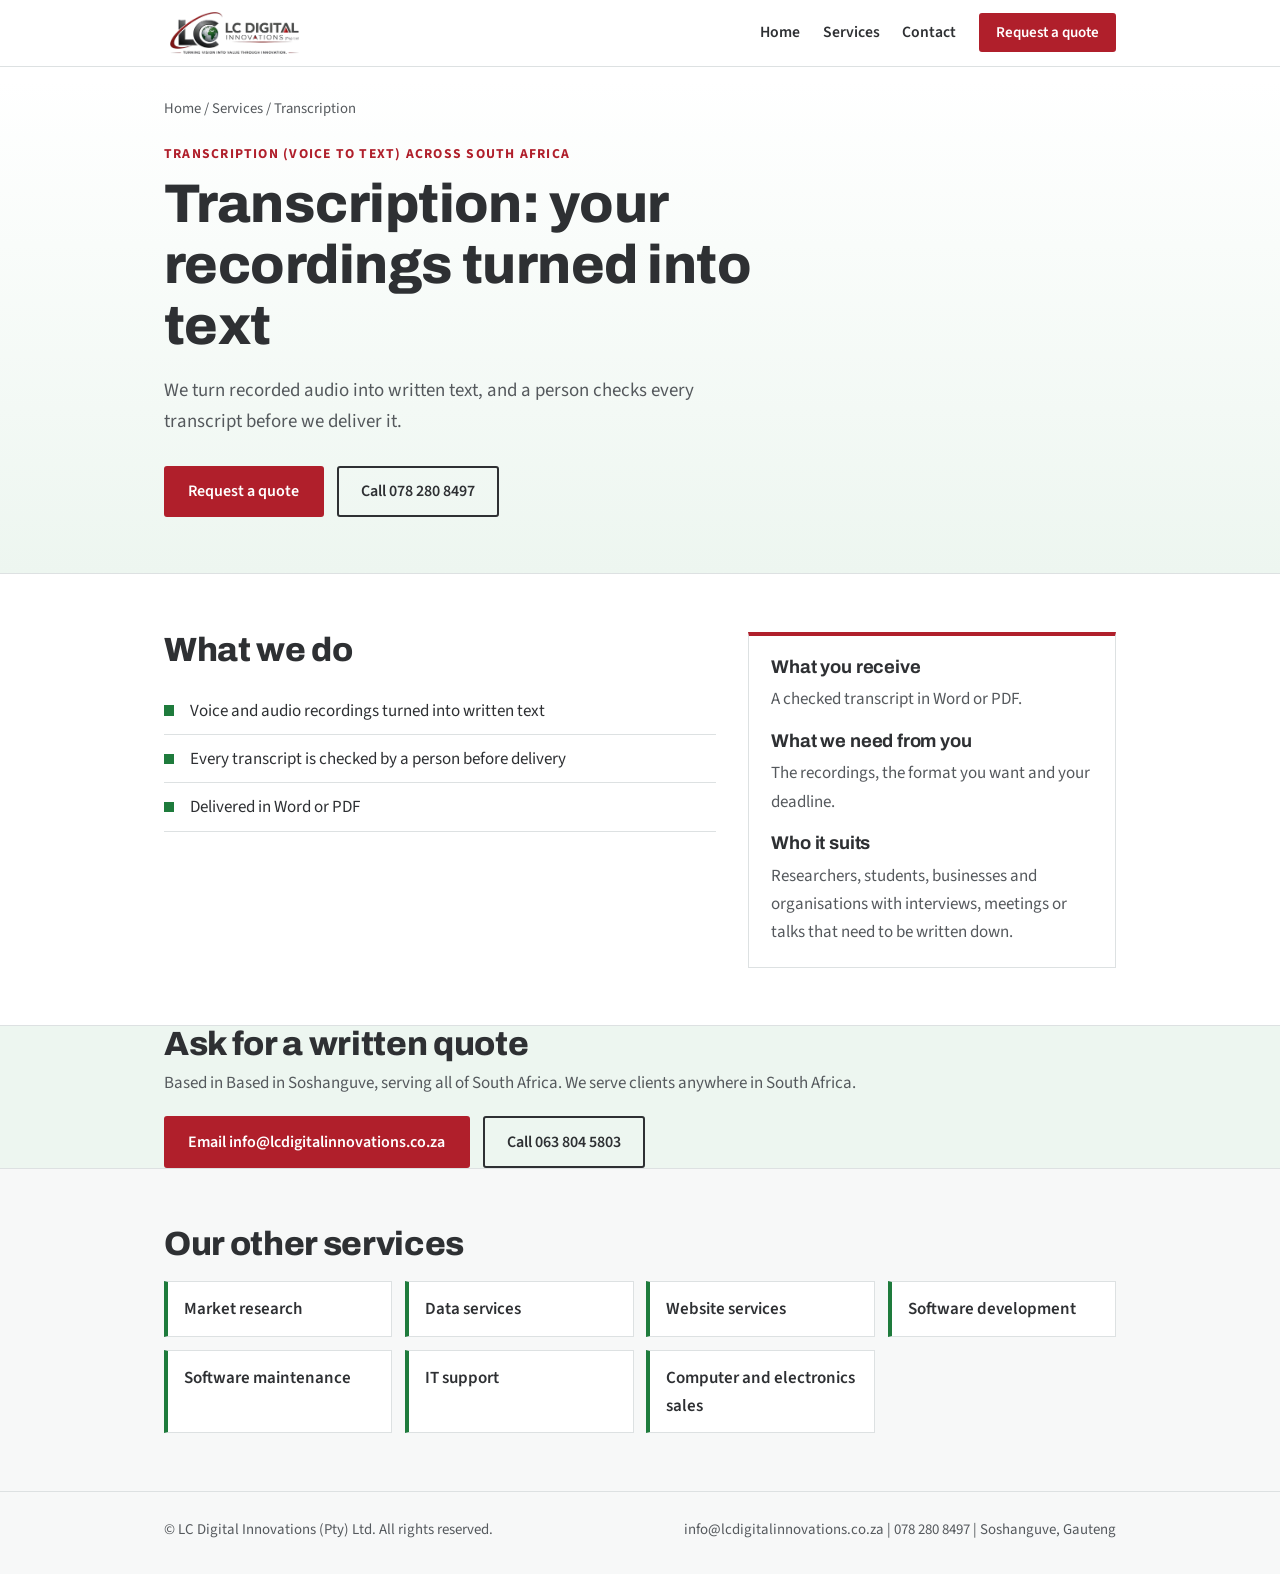
<file: transcription.html>
<!DOCTYPE html>
<html lang="en-ZA"><head><meta charset="utf-8"><meta name="viewport" content="width=device-width, initial-scale=1, viewport-fit=cover">
<title>Transcription across South Africa | LC Digital Innovations</title>
<meta name="description" content="Transcription by LC Digital Innovations: audio to written text, checked by a person and delivered in Word or PDF.">
<link rel="canonical" href="https://lcdigitalinnovations.co.za/transcription">
<meta property="og:type" content="website"><meta property="og:title" content="Transcription | LC Digital Innovations"><meta property="og:description" content="Transcription by LC Digital Innovations: audio to written text, checked by a person and delivered in Word or PDF."><meta property="og:url" content="https://lcdigitalinnovations.co.za/transcription"><meta property="og:image" content="https://lcdigitalinnovations.co.za/og.png">
<link rel="icon" href="/favicon.ico" sizes="48x48"><link rel="icon" type="image/png" href="/favicon.png" sizes="192x192"><link rel="apple-touch-icon" href="/apple-touch-icon.png">
<link rel="preconnect" href="https://fonts.googleapis.com"><link href="https://fonts.googleapis.com/css2?family=Archivo:wght@500;700;800&family=Source+Sans+3:wght@400;600&display=swap" rel="stylesheet">
<link rel="stylesheet" href="/style.css">
<script type="application/ld+json">{"@context": "https://schema.org", "@type": "Service", "name": "Transcription", "description": "Transcription by LC Digital Innovations: audio to written text, checked by a person and delivered in Word or PDF.", "url": "https://lcdigitalinnovations.co.za/transcription", "provider": {"@type": "ProfessionalService", "name": "LC Digital Innovations (Pty) Ltd", "url": "https://lcdigitalinnovations.co.za/", "telephone": "+27782808497", "email": "info@lcdigitalinnovations.co.za", "sameAs": ["https://www.facebook.com/profile.php?id=61596561103039"], "address": {"@type": "PostalAddress", "streetAddress": "1858 Block L, Soshanguve - L", "addressLocality": "Soshanguve", "addressRegion": "Gauteng", "postalCode": "0152", "addressCountry": "ZA"}}, "areaServed": {"@type": "Country", "name": "South Africa"}}</script></head>
<body>
<header><div class="wrap bar"><a class="logo" href="/" aria-label="LC Digital Innovations, home"><img src="/logo.png" alt="LC Digital Innovations (Pty) Ltd"></a>
<nav aria-label="Main"><a href="/">Home</a><a href="/#services">Services</a><a href="/#contact">Contact</a><a class="btn sm" href="mailto:info@lcdigitalinnovations.co.za?subject=Quote%20request%3A%20Transcription">Request a quote</a></nav></div></header>
<main>
<div class="hero"><div class="wrap">
<p class="crumbs"><a href="/">Home</a> / <a href="/#services">Services</a> / Transcription</p>
<p class="kick">Transcription (voice to text) across South Africa</p>
<h1>Transcription: your recordings turned into text</h1>
<p class="lead">We turn recorded audio into written text, and a person checks every transcript before we deliver it.</p>
<div class="cta"><a class="btn" href="mailto:info@lcdigitalinnovations.co.za?subject=Quote%20request%3A%20Transcription">Request a quote</a><a class="btn line" href="tel:+27782808497">Call 078 280 8497</a></div>
</div></div>
<section><div class="wrap cols">
<div><h2>What we do</h2><ul class="ticks"><li>Voice and audio recordings turned into written text</li><li>Every transcript is checked by a person before delivery</li><li>Delivered in Word or PDF</li></ul></div>
<aside class="side"><h3>What you receive</h3><p>A checked transcript in Word or PDF.</p><h3>What we need from you</h3><p>The recordings, the format you want and your deadline.</p><h3>Who it suits</h3><p>Researchers, students, businesses and organisations with interviews, meetings or talks that need to be written down.</p></aside>
</div></section>
<div class="band"><div class="wrap"><div><h2 style="margin:0">Ask for a written quote</h2><p>Based in Based in Soshanguve, serving all of South Africa. We serve clients anywhere in South Africa.</p></div>
<div class="cta"><a class="btn" href="mailto:info@lcdigitalinnovations.co.za?subject=Quote%20request%3A%20Transcription">Email info@lcdigitalinnovations.co.za</a><a class="btn line" href="tel:+27638045803">Call 063 804 5803</a></div></div></div>
<section class="alt"><div class="wrap"><h2>Our other services</h2><div class="grid"><a href="/market-research">Market research</a><a href="/data-services">Data services</a><a href="/website-services">Website services</a><a href="/software-development">Software development</a><a href="/software-maintenance">Software maintenance</a><a href="/it-support">IT support</a><a href="/computer-sales">Computer and electronics sales</a></div></div></section>
</main>
<footer><div class="wrap"><p>© LC Digital Innovations (Pty) Ltd. All rights reserved.</p><p>info@lcdigitalinnovations.co.za | 078 280 8497 | Soshanguve, Gauteng</p></div></footer>
</body></html>
</file>
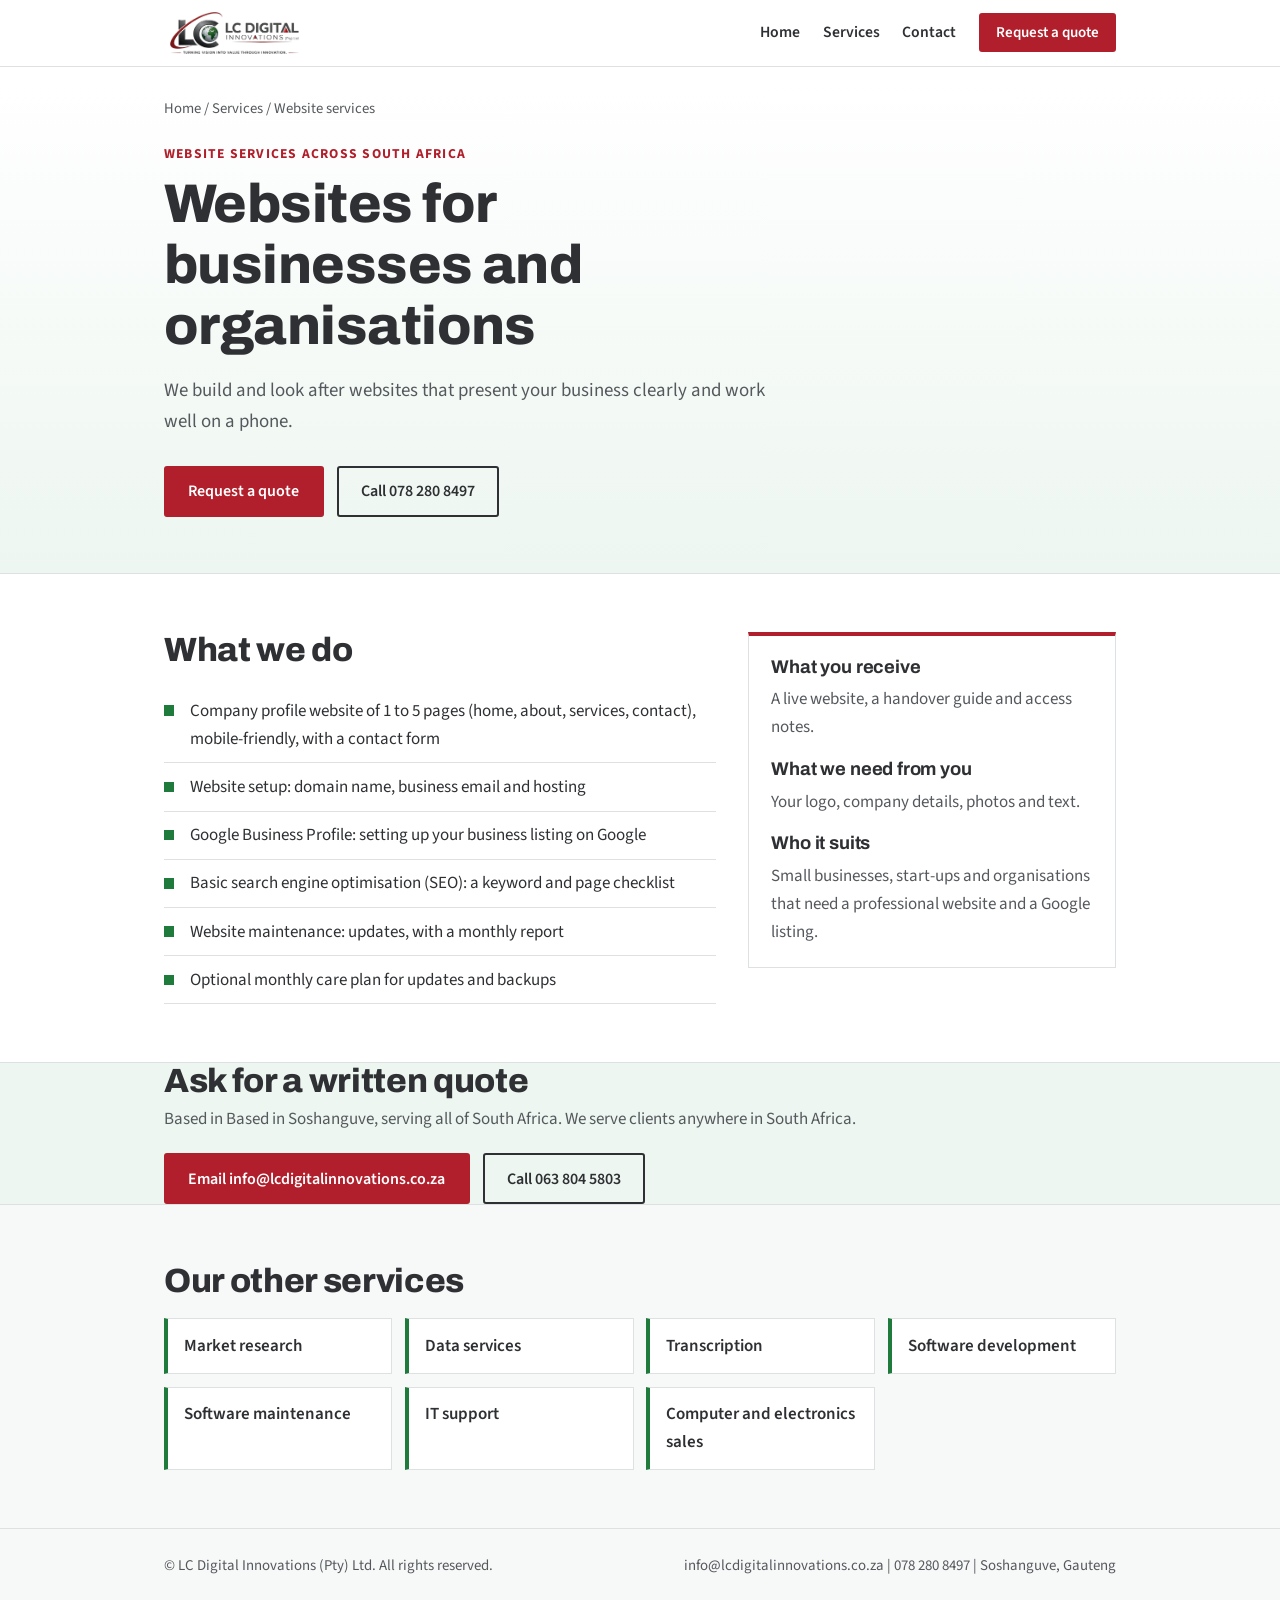
<file: website-services.html>
<!DOCTYPE html>
<html lang="en-ZA"><head><meta charset="utf-8"><meta name="viewport" content="width=device-width, initial-scale=1, viewport-fit=cover">
<title>Website services across South Africa | LC Digital Innovations</title>
<meta name="description" content="Website services by LC Digital Innovations: company websites, domain and business email setup, Google Business Profile, basic SEO and monthly care. Based in Soshanguve, serving all of South Africa.">
<link rel="canonical" href="https://lcdigitalinnovations.co.za/website-services">
<meta property="og:type" content="website"><meta property="og:title" content="Website services | LC Digital Innovations"><meta property="og:description" content="Website services by LC Digital Innovations: company websites, domain and business email setup, Google Business Profile, basic SEO and monthly care. Based in Soshanguve, serving all of South Africa."><meta property="og:url" content="https://lcdigitalinnovations.co.za/website-services"><meta property="og:image" content="https://lcdigitalinnovations.co.za/og.png">
<link rel="icon" href="/favicon.ico" sizes="48x48"><link rel="icon" type="image/png" href="/favicon.png" sizes="192x192"><link rel="apple-touch-icon" href="/apple-touch-icon.png">
<link rel="preconnect" href="https://fonts.googleapis.com"><link href="https://fonts.googleapis.com/css2?family=Archivo:wght@500;700;800&family=Source+Sans+3:wght@400;600&display=swap" rel="stylesheet">
<link rel="stylesheet" href="/style.css">
<script type="application/ld+json">{"@context": "https://schema.org", "@type": "Service", "name": "Website services", "description": "Website services by LC Digital Innovations: company websites, domain and business email setup, Google Business Profile, basic SEO and monthly care. Based in Soshanguve, serving all of South Africa.", "url": "https://lcdigitalinnovations.co.za/website-services", "provider": {"@type": "ProfessionalService", "name": "LC Digital Innovations (Pty) Ltd", "url": "https://lcdigitalinnovations.co.za/", "telephone": "+27782808497", "email": "info@lcdigitalinnovations.co.za", "sameAs": ["https://www.facebook.com/profile.php?id=61596561103039"], "address": {"@type": "PostalAddress", "streetAddress": "1858 Block L, Soshanguve - L", "addressLocality": "Soshanguve", "addressRegion": "Gauteng", "postalCode": "0152", "addressCountry": "ZA"}}, "areaServed": {"@type": "Country", "name": "South Africa"}}</script></head>
<body>
<header><div class="wrap bar"><a class="logo" href="/" aria-label="LC Digital Innovations, home"><img src="/logo.png" alt="LC Digital Innovations (Pty) Ltd"></a>
<nav aria-label="Main"><a href="/">Home</a><a href="/#services">Services</a><a href="/#contact">Contact</a><a class="btn sm" href="mailto:info@lcdigitalinnovations.co.za?subject=Quote%20request%3A%20Website%20services">Request a quote</a></nav></div></header>
<main>
<div class="hero"><div class="wrap">
<p class="crumbs"><a href="/">Home</a> / <a href="/#services">Services</a> / Website services</p>
<p class="kick">Website services across South Africa</p>
<h1>Websites for businesses and organisations</h1>
<p class="lead">We build and look after websites that present your business clearly and work well on a phone.</p>
<div class="cta"><a class="btn" href="mailto:info@lcdigitalinnovations.co.za?subject=Quote%20request%3A%20Website%20services">Request a quote</a><a class="btn line" href="tel:+27782808497">Call 078 280 8497</a></div>
</div></div>
<section><div class="wrap cols">
<div><h2>What we do</h2><ul class="ticks"><li>Company profile website of 1 to 5 pages (home, about, services, contact), mobile-friendly, with a contact form</li><li>Website setup: domain name, business email and hosting</li><li>Google Business Profile: setting up your business listing on Google</li><li>Basic search engine optimisation (SEO): a keyword and page checklist</li><li>Website maintenance: updates, with a monthly report</li><li>Optional monthly care plan for updates and backups</li></ul></div>
<aside class="side"><h3>What you receive</h3><p>A live website, a handover guide and access notes.</p><h3>What we need from you</h3><p>Your logo, company details, photos and text.</p><h3>Who it suits</h3><p>Small businesses, start-ups and organisations that need a professional website and a Google listing.</p></aside>
</div></section>
<div class="band"><div class="wrap"><div><h2 style="margin:0">Ask for a written quote</h2><p>Based in Based in Soshanguve, serving all of South Africa. We serve clients anywhere in South Africa.</p></div>
<div class="cta"><a class="btn" href="mailto:info@lcdigitalinnovations.co.za?subject=Quote%20request%3A%20Website%20services">Email info@lcdigitalinnovations.co.za</a><a class="btn line" href="tel:+27638045803">Call 063 804 5803</a></div></div></div>
<section class="alt"><div class="wrap"><h2>Our other services</h2><div class="grid"><a href="/market-research">Market research</a><a href="/data-services">Data services</a><a href="/transcription">Transcription</a><a href="/software-development">Software development</a><a href="/software-maintenance">Software maintenance</a><a href="/it-support">IT support</a><a href="/computer-sales">Computer and electronics sales</a></div></div></section>
</main>
<footer><div class="wrap"><p>© LC Digital Innovations (Pty) Ltd. All rights reserved.</p><p>info@lcdigitalinnovations.co.za | 078 280 8497 | Soshanguve, Gauteng</p></div></footer>
</body></html>
</file>
<file: style.css>
*,*::before,*::after{box-sizing:border-box}
:root{--paper:#fff;--mist:#f7f8f8;--ink:#2e3033;--muted:#55595d;--line:#dde1e2;--red:#b01f2b;--green:#1e7b3c;--tint:#edf6f0;--head:"Archivo","Arial Narrow",Arial,sans-serif;--body:"Source Sans 3",system-ui,-apple-system,"Segoe UI",Arial,sans-serif;color-scheme:light;padding-top:env(safe-area-inset-top,0px);padding-bottom:env(safe-area-inset-bottom,0px)}
html{scroll-behavior:smooth}
body{margin:0;background:var(--paper);color:var(--ink);font:400 1.0625rem/1.65 var(--body)}
.wrap{max-width:62rem;margin:0 auto;padding:0 1.25rem}
a{color:inherit}
:focus-visible{outline:3px solid var(--green);outline-offset:3px}
h1,h2,h3{font-family:var(--head);margin:0;line-height:1.12;letter-spacing:-.01em}
header{background:var(--paper);border-bottom:1px solid var(--line);position:sticky;top:0;z-index:5}
.bar{display:flex;align-items:center;justify-content:space-between;gap:1rem;padding-top:.6rem;padding-bottom:.6rem}
.logo{display:block;line-height:0;background:#fff;border-radius:4px;padding:.15rem .4rem}
.logo img{height:2.6rem;width:auto}
nav{display:flex;align-items:center;gap:1.4rem;font-weight:600;font-size:.98rem}
nav a{text-decoration:none}nav a:not(.btn):hover{color:var(--red)}
@media(max-width:44rem){nav a:not(.btn){display:none}}
.btn{display:inline-block;font:600 1rem var(--body);text-decoration:none;background:var(--red);color:#fff;padding:.8rem 1.4rem;border:2px solid var(--red);border-radius:3px}
.btn:hover{filter:brightness(1.1)}.btn.sm{padding:.45rem .95rem;font-size:.94rem}
.btn.line{background:transparent;color:var(--ink);border-color:var(--ink)}
.crumbs{font-size:.92rem;color:var(--muted);padding:1rem 0 0}.crumbs a{text-decoration:none}.crumbs a:hover{text-decoration:underline}
.hero{background:linear-gradient(180deg,#fff,var(--tint));border-bottom:1px solid var(--line);padding-bottom:clamp(2rem,6vw,3.5rem)}
.kick{font:700 .85rem/1.4 var(--body);letter-spacing:.09em;text-transform:uppercase;color:var(--red);margin:1.4rem 0 .7rem}
h1{font-size:clamp(2.1rem,6vw,3.4rem);font-weight:800;max-width:40rem}
.lead{font-size:1.18rem;color:var(--muted);max-width:38rem;margin:1.1rem 0 1.8rem}
.cta{display:flex;flex-wrap:wrap;gap:.8rem}
section{padding:clamp(2.2rem,6vw,3.6rem) 0}.alt{background:var(--mist)}
h2{font-size:clamp(1.5rem,4vw,2.1rem);font-weight:800;margin-bottom:1.1rem}
.cols{display:grid;gap:2rem;grid-template-columns:1fr}
@media(min-width:48rem){.cols{grid-template-columns:1.5fr 1fr}}
ul.ticks{list-style:none;margin:0;padding:0}
ul.ticks li{padding:.6rem 0 .6rem 1.6rem;border-bottom:1px solid var(--line);position:relative}
ul.ticks li::before{content:"";position:absolute;left:0;top:1.15rem;width:.65rem;height:.65rem;background:var(--green)}
.side{background:var(--paper);border:1px solid var(--line);border-top:4px solid var(--red);padding:1.3rem 1.4rem;align-self:start}
.side h3{font-size:1.15rem;margin-bottom:.5rem}.side p{margin:0 0 1.1rem;color:var(--muted)}.side p:last-child{margin-bottom:0}
.band{background:var(--tint);border-top:1px solid var(--line);border-bottom:1px solid var(--line)}
.band .wrap{display:flex;flex-wrap:wrap;gap:1.2rem 2rem;align-items:center;justify-content:space-between}
.band p{margin:.3rem 0 0;color:var(--muted)}
.grid{display:grid;gap:.8rem;grid-template-columns:1fr}
@media(min-width:40rem){.grid{grid-template-columns:repeat(2,1fr)}}
@media(min-width:60rem){.grid{grid-template-columns:repeat(4,1fr)}}
.grid a{display:block;background:var(--paper);border:1px solid var(--line);border-left:4px solid var(--green);padding:.8rem 1rem;font-weight:600;text-decoration:none}
.grid a:hover{border-left-color:var(--red)}
footer{background:var(--mist);border-top:1px solid var(--line);padding:1.6rem 0 2rem;font-size:.93rem;color:var(--muted)}
footer .wrap{display:flex;flex-wrap:wrap;justify-content:space-between;gap:.6rem 2rem}footer p{margin:0}
</file>
